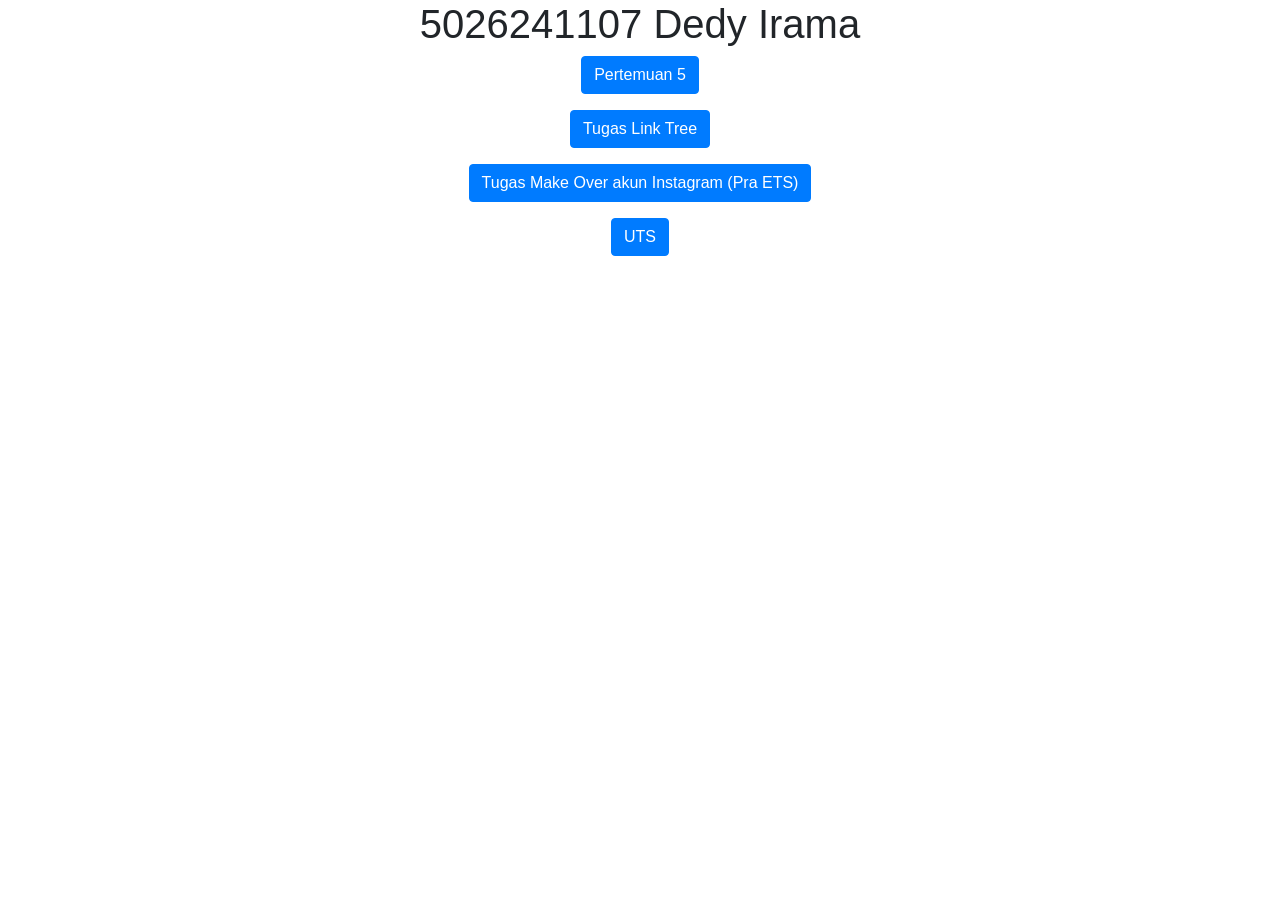
<file: index.html>
<!doctype html>
<html lang="en">
  <head>
    <title>5026241107</title>
    <meta charset="utf-8" />
    <meta name="viewport" content="width=device-width, initial-scale=1" />
    <link
      rel="stylesheet"
      href="https://cdn.jsdelivr.net/npm/bootstrap@4.6.2/dist/css/bootstrap.min.css"
    />
    <script src="https://cdn.jsdelivr.net/npm/jquery@3.7.1/dist/jquery.slim.min.js"></script>
    <script src="https://cdn.jsdelivr.net/npm/popper.js@1.16.1/dist/umd/popper.min.js"></script>
    <script src="https://cdn.jsdelivr.net/npm/bootstrap@4.6.2/dist/js/bootstrap.bundle.min.js"></script>
  </head>
  <body>
    <div class="container">
      <center>
        <h1>5026241107 Dedy Irama</h1>
        <p>
          <a href="pertemuan5.html" target="_blank" class="btn btn-primary">Pertemuan 5</a>
        </p>
        <p>
          <a href="linktree.html" target="_blank" class="btn btn-primary">Tugas Link Tree</a>
        </p>
        <p>
          <a href="tugas_ets.html" target="_blank" class="btn btn-primary">Tugas Make Over akun Instagram (Pra ETS)</a>
        </p>
        <p>
          <a href="5026241107.html" target="_blank" class="btn btn-primary">UTS</a>
        </p>
      </center>
    </div>
  </body>
</html>
</file>
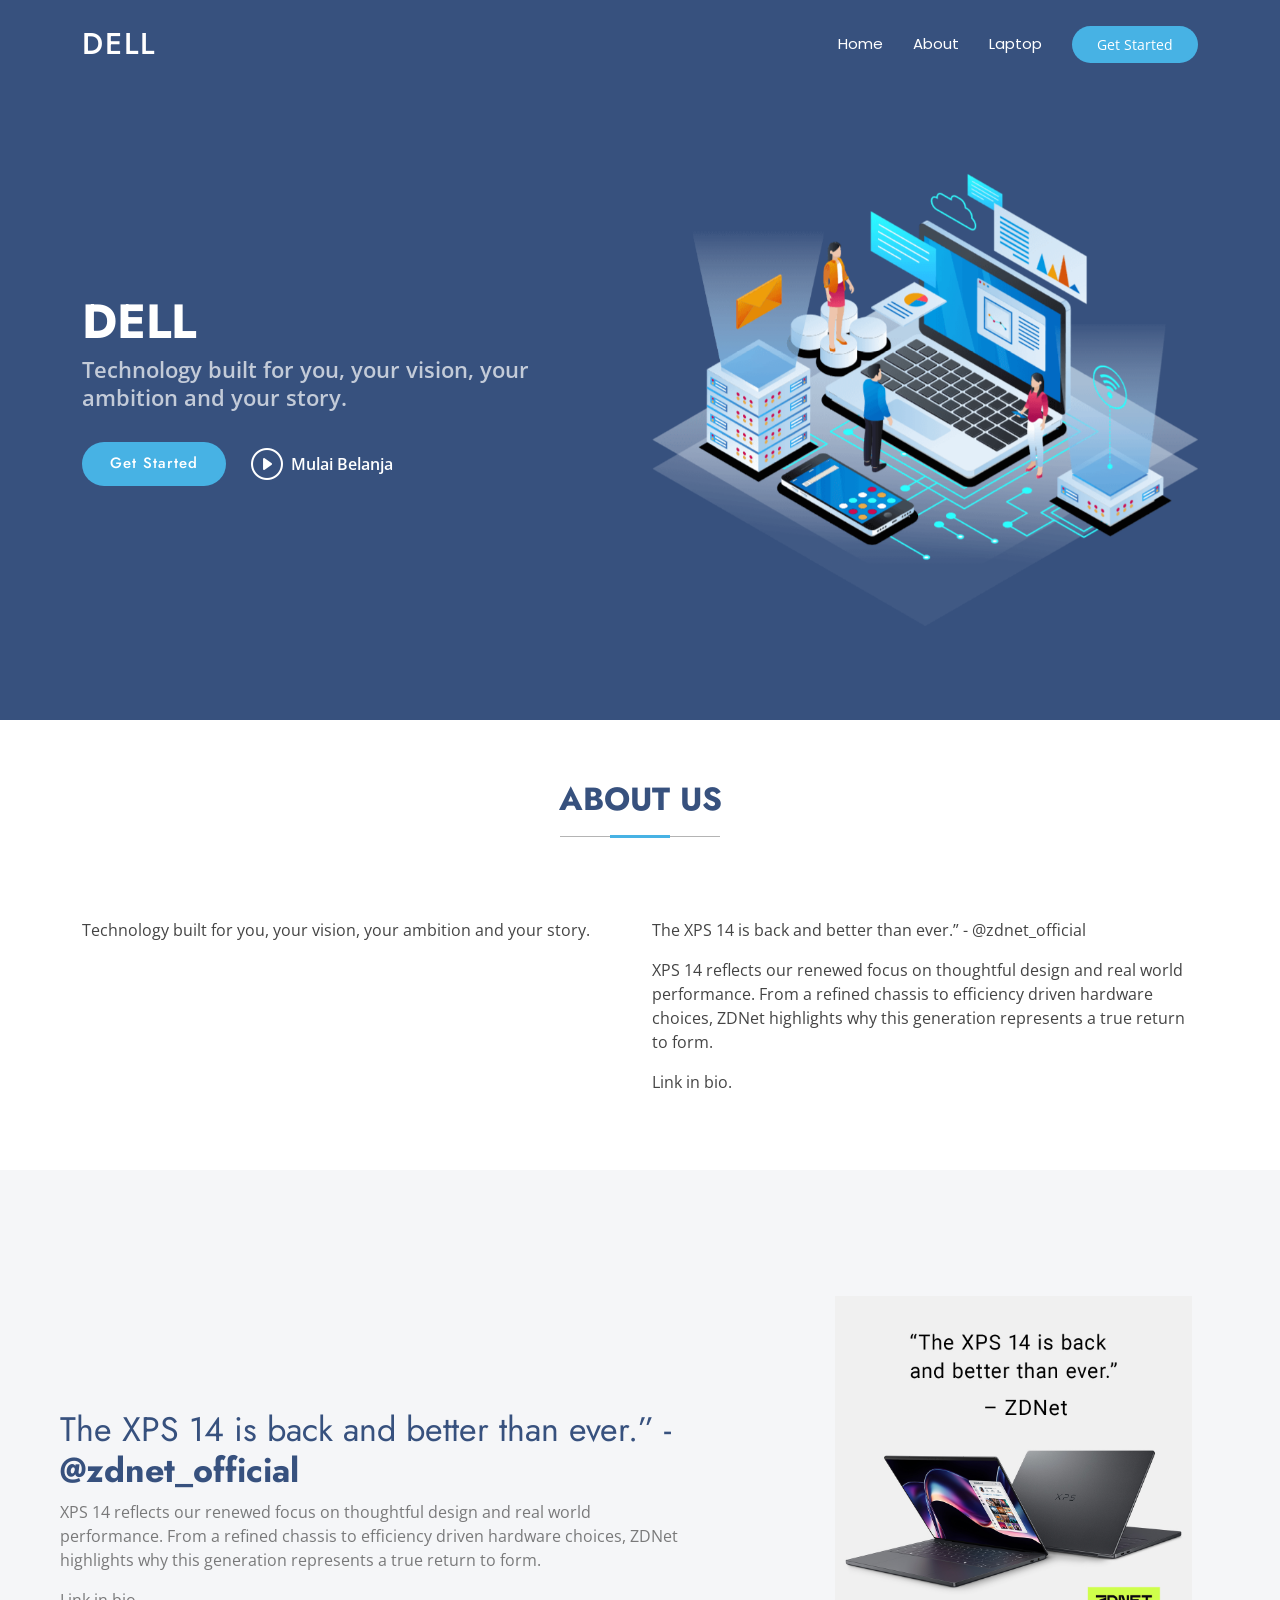
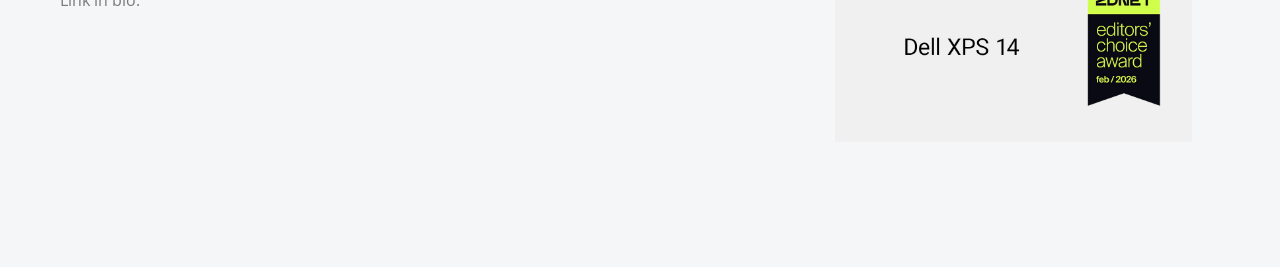
<file: pertemuan5.html>
<!doctype html>
<html lang="en">
  <head>
    <meta charset="utf-8" />
    <meta content="width=device-width, initial-scale=1.0" name="viewport" />
    <title>DELL</title>
    <meta name="description" content="" />
    <meta name="keywords" content="" />

    <!-- Favicons -->
    <link href="assets/img/favicon.png" rel="icon" />
    <link href="assets/img/apple-touch-icon.png" rel="apple-touch-icon" />

    <!-- Fonts -->
    <link href="https://fonts.googleapis.com" rel="preconnect" />
    <link href="https://fonts.gstatic.com" rel="preconnect" crossorigin />
    <link
      href="https://fonts.googleapis.com/css2?family=Open+Sans:ital,wght@0,300;0,400;0,500;0,600;0,700;0,800;1,300;1,400;1,500;1,600;1,700;1,800&family=Poppins:ital,wght@0,100;0,200;0,300;0,400;0,500;0,600;0,700;0,800;0,900;1,100;1,200;1,300;1,400;1,500;1,600;1,700;1,800;1,900&family=Jost:ital,wght@0,100;0,200;0,300;0,400;0,500;0,600;0,700;0,800;0,900;1,100;1,200;1,300;1,400;1,500;1,600;1,700;1,800;1,900&display=swap"
      rel="stylesheet"
    />

    <!-- Vendor CSS Files -->
    <link
      href="assets/vendor/bootstrap/css/bootstrap.min.css"
      rel="stylesheet"
    />
    <link
      href="assets/vendor/bootstrap-icons/bootstrap-icons.css"
      rel="stylesheet"
    />
    <link href="assets/vendor/aos/aos.css" rel="stylesheet" />
    <link
      href="assets/vendor/glightbox/css/glightbox.min.css"
      rel="stylesheet"
    />
    <link href="assets/vendor/swiper/swiper-bundle.min.css" rel="stylesheet" />

    <!-- Main CSS File -->
    <link href="assets/css/main.css" rel="stylesheet" />

    <!-- =======================================================
  * Template Name: Arsha
  * Template URL: https://bootstrapmade.com/arsha-free-bootstrap-html-template-corporate/
  * Updated: Feb 22 2025 with Bootstrap v5.3.3
  * Author: BootstrapMade.com
  * License: https://bootstrapmade.com/license/
  ======================================================== -->
  </head>

  <body class="index-page">
    <header id="header" class="header d-flex align-items-center fixed-top">
      <div
        class="container-fluid container-xl position-relative d-flex align-items-center"
      >
        <a href="index.html" class="logo d-flex align-items-center me-auto">
          <!-- Uncomment the line below if you also wish to use an image logo -->
          <!-- <img src="assets/img/logo.webp" alt=""> -->
          <h1 class="sitename">DELL</h1>
        </a>

        <nav id="navmenu" class="navmenu">
          <ul>
            <li><a href="#header" class="active">Home</a></li>
            <li><a href="#about">About</a></li>
            <li><a href="#laptop">Laptop</a></li>
          </ul>
          <i class="mobile-nav-toggle d-xl-none bi bi-list"></i>
        </nav>

        <a class="btn-getstarted" href="#about">Get Started</a>
      </div>
    </header>

    <main class="main">
      <!-- Header Section -->
      <section id="header" class="hero section dark-background">
        <div class="container">
          <div class="row gy-4">
            <div
              class="col-lg-6 order-2 order-lg-1 d-flex flex-column justify-content-center"
              data-aos="zoom-out"
            >
              <h1>DELL</h1>
              <p>
                Technology built for you, your vision, your ambition and your
                story.
              </p>
              <div class="d-flex">
                <a href="#about" class="btn-get-started">Get Started</a>
                <a
                  href="visitstore.bio/dell?tab=ig"
                  class="glightbox btn-watch-video d-flex align-items-center"
                  ><i class="bi bi-play-circle"></i
                  ><span>Mulai Belanja</span></a
                >
              </div>
            </div>
            <div
              class="col-lg-6 order-1 order-lg-2 hero-img"
              data-aos="zoom-out"
              data-aos-delay="200"
            >
              <img
                src="assets/img/hero-img.png"
                class="img-fluid animated"
                alt=""
              />
            </div>
          </div>
        </div>
      </section>
      <!-- /Header Section -->

      <!-- About Section -->
      <section id="about" class="about section">
        <!-- Section Title -->
        <div class="container section-title" data-aos="fade-up">
          <h2>About Us</h2>
        </div>
        <!-- End Section Title -->

        <div class="container">
          <div class="row gy-4">
            <div
              class="col-lg-6 content"
              data-aos="fade-up"
              data-aos-delay="100"
            >
              <p>
                Technology built for you, your vision, your ambition and your
                story.
              </p>
            </div>

            <div class="col-lg-6" data-aos="fade-up" data-aos-delay="200">
              <p>The XPS 14 is back and better than ever.” - @zdnet_official</p>
              <p>
                XPS 14 reflects our renewed focus on thoughtful design and real
                world performance. From a refined chassis to efficiency driven
                hardware choices, ZDNet highlights why this generation
                represents a true return to form.
              </p>
              <p>Link in bio.</p>
            </div>
          </div>
        </div>
      </section>
      <!-- /About Section -->

      <!-- Laptop Section -->
      <section
        id="laptop"
        class="section why-us light-background"
        data-builder="section"
      >
        <div class="container-fluid">
          <div class="row gy-4">
            <div
              class="col-lg-7 d-flex flex-column justify-content-center order-2 order-lg-1"
            >
              <div
                class="content px-xl-5"
                data-aos="fade-up"
                data-aos-delay="100"
              >
                <h3>
                  <span>The XPS 14 is back and better than ever.” - </span
                  ><strong>@zdnet_official</strong>
                </h3>
                <p>
                  XPS 14 reflects our renewed focus on thoughtful design and
                  real world performance. From a refined chassis to efficiency
                  driven hardware choices, ZDNet highlights why this generation
                  represents a true return to form.
                </p>
                <p>Link in bio.</p>
              </div>
            </div>

            <div class="col-lg-5 order-1 order-lg-2 why-us-img">
              <img
                src="assets/img/delllaptop.jpg"
                class="img-fluid"
                alt=""
                data-aos="zoom-in"
                data-aos-delay="100"
              />
            </div>
          </div>
        </div>
      </section>
      <!-- /Laptop Section -->
    </main>

    <!-- Scroll Top -->
    <a
      href="#"
      id="scroll-top"
      class="scroll-top d-flex align-items-center justify-content-center"
      ><i class="bi bi-arrow-up-short"></i
    ></a>

    <!-- Preloader -->
    <div id="preloader"></div>

    <!-- Vendor JS Files -->
    <script src="assets/vendor/bootstrap/js/bootstrap.bundle.min.js"></script>
    <script src="assets/vendor/php-email-form/validate.js"></script>
    <script src="assets/vendor/aos/aos.js"></script>
    <script src="assets/vendor/glightbox/js/glightbox.min.js"></script>
    <script src="assets/vendor/swiper/swiper-bundle.min.js"></script>
    <script src="assets/vendor/waypoints/noframework.waypoints.js"></script>
    <script src="assets/vendor/imagesloaded/imagesloaded.pkgd.min.js"></script>
    <script src="assets/vendor/isotope-layout/isotope.pkgd.min.js"></script>

    <!-- Main JS File -->
    <script src="assets/js/main.js"></script>
  </body>
</html>
</file>
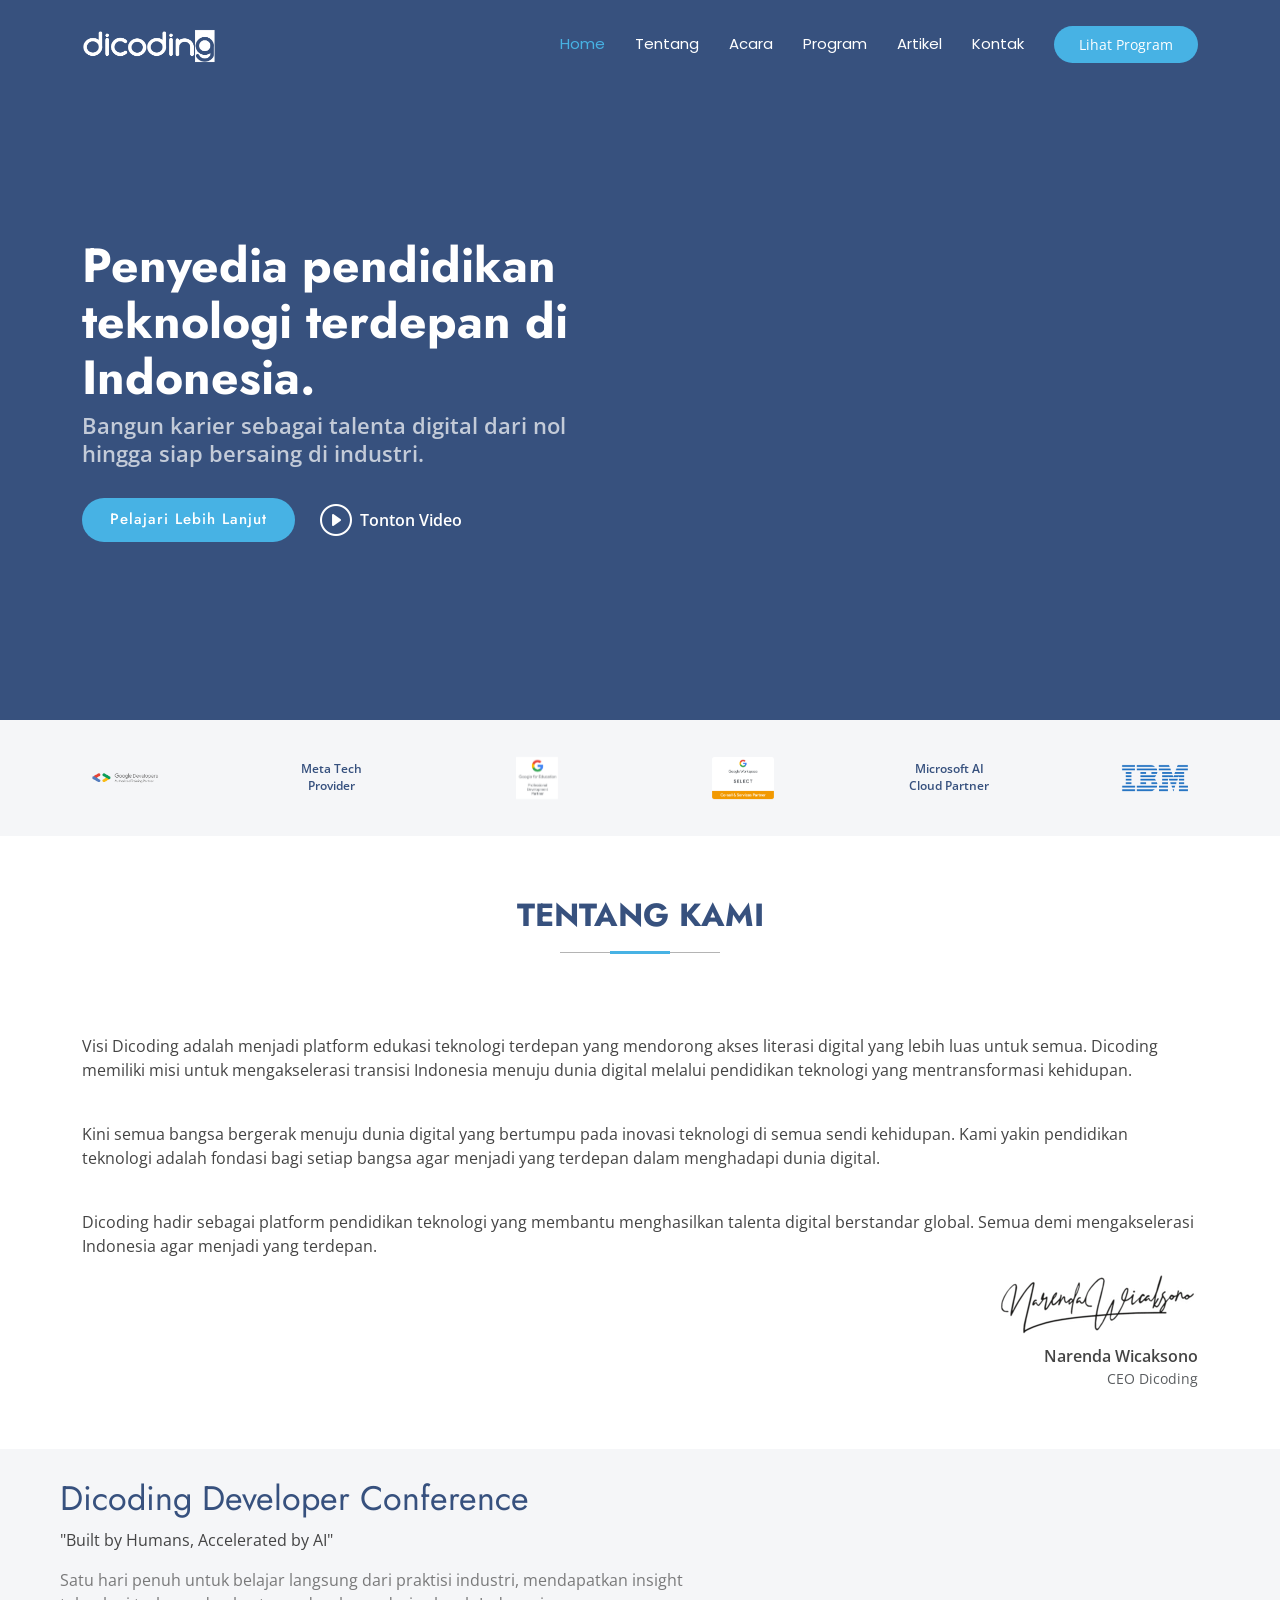
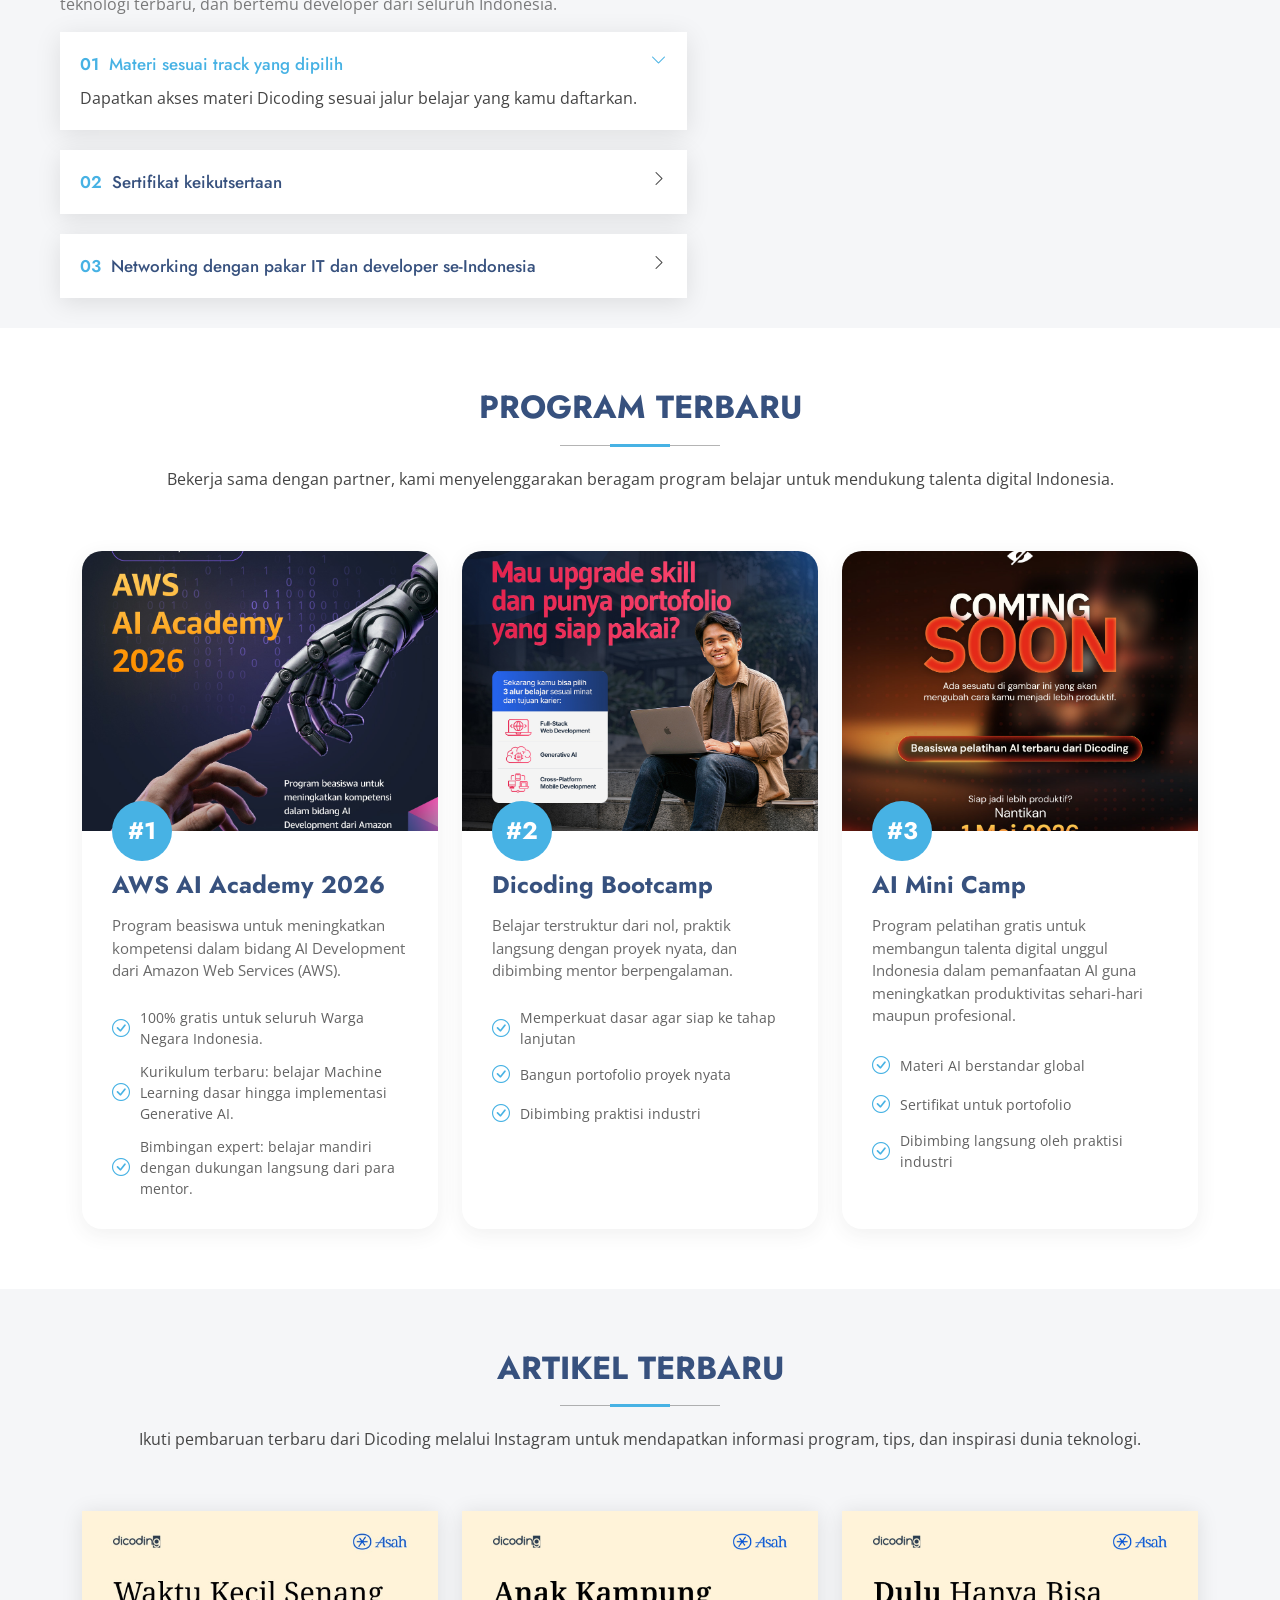
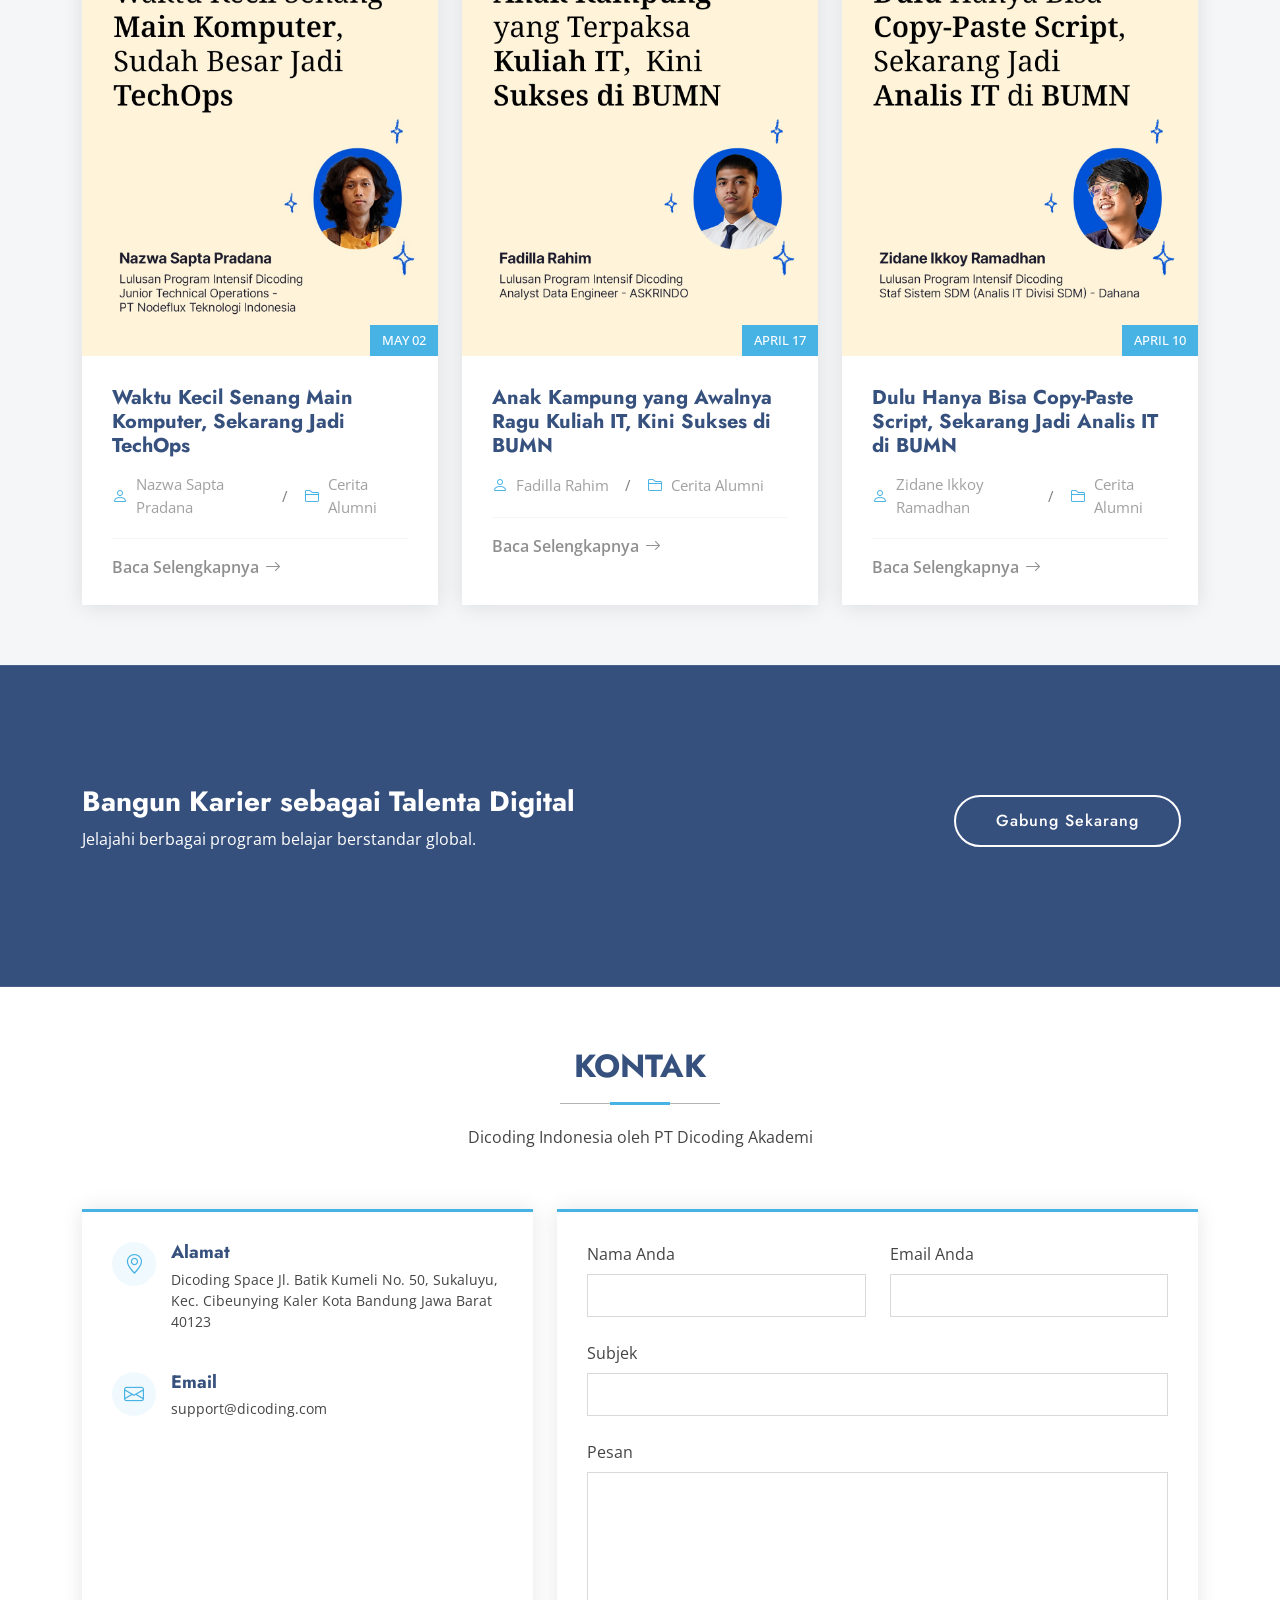
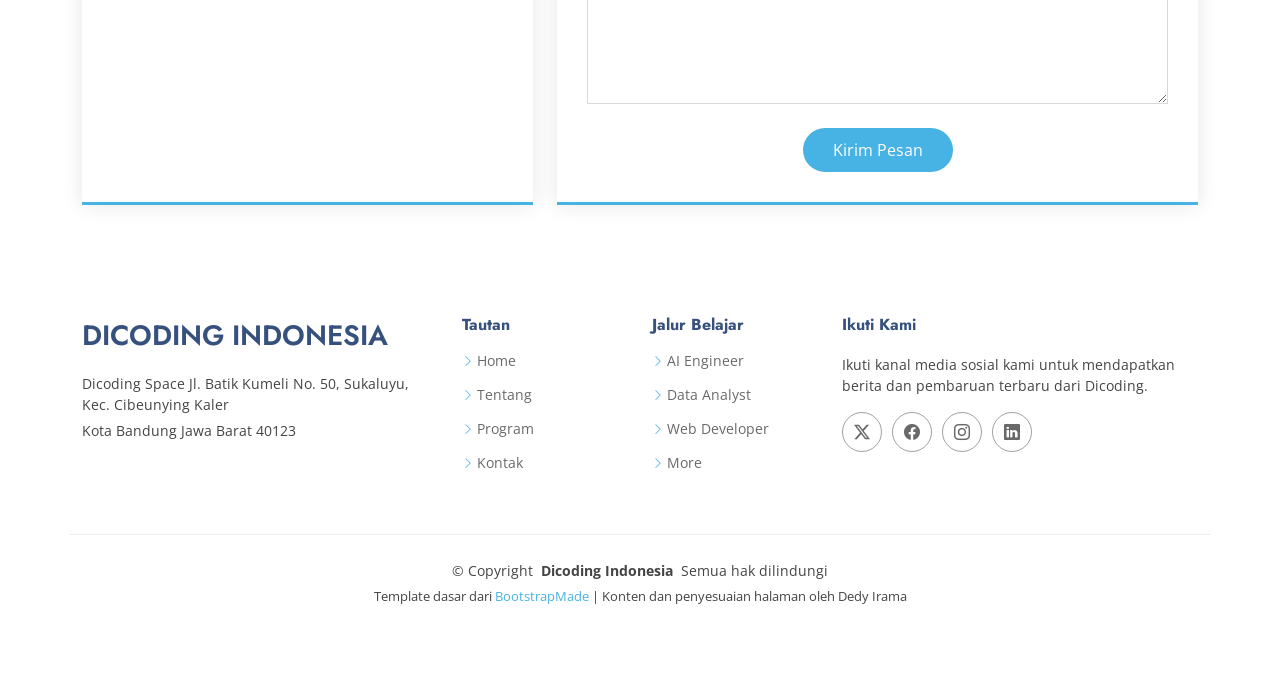
<file: tugas_ets.html>
<!doctype html>
<html lang="id">
  <head>
    <meta charset="utf-8" />
    <meta content="width=device-width, initial-scale=1.0" name="viewport" />
    <title>Dicoding Indonesia | UTS Web</title>
    <meta
      name="description"
      content="Halaman profil Dicoding Indonesia yang menampilkan visi, program terbaru, artikel, dan informasi kontak."
    />
    <meta
      name="keywords"
      content="Dicoding, pendidikan teknologi, program belajar, developer, Indonesia"
    />

    <!-- Favicons -->
    <link href="assets/img/favicon.png" rel="icon" />
    <link href="assets/img/apple-touch-icon.png" rel="apple-touch-icon" />

    <!-- Fonts -->
    <link href="https://fonts.googleapis.com" rel="preconnect" />
    <link href="https://fonts.gstatic.com" rel="preconnect" crossorigin />
    <link
      href="https://fonts.googleapis.com/css2?family=Open+Sans:ital,wght@0,300;0,400;0,500;0,600;0,700;0,800;1,300;1,400;1,500;1,600;1,700;1,800&family=Poppins:ital,wght@0,100;0,200;0,300;0,400;0,500;0,600;0,700;0,800;0,900;1,100;1,200;1,300;1,400;1,500;1,600;1,700;1,800;1,900&family=Jost:ital,wght@0,100;0,200;0,300;0,400;0,500;0,600;0,700;0,800;0,900;1,100;1,200;1,300;1,400;1,500;1,600;1,700;1,800;1,900&display=swap"
      rel="stylesheet"
    />

    <!-- Vendor CSS Files -->
    <link
      href="assets/vendor/bootstrap/css/bootstrap.min.css"
      rel="stylesheet"
    />
    <link
      href="assets/vendor/bootstrap-icons/bootstrap-icons.css"
      rel="stylesheet"
    />
    <link href="assets/vendor/aos/aos.css" rel="stylesheet" />
    <link
      href="assets/vendor/glightbox/css/glightbox.min.css"
      rel="stylesheet"
    />
    <link href="assets/vendor/swiper/swiper-bundle.min.css" rel="stylesheet" />

    <!-- Main CSS File -->
    <link href="assets/css/main.css" rel="stylesheet" />

    <!-- =======================================================
  * Template Name: Dicoding Landing Page
  * Updated for tugas ETS
  * Base template by BootstrapMade
  ======================================================== -->
  </head>

  <body class="index-page">
    <header id="header" class="header d-flex align-items-center fixed-top">
      <div
        class="container-fluid container-xl position-relative d-flex align-items-center"
      >
        <a href="#hero" class="logo d-flex align-items-center me-auto">
          <!-- Uncomment the line below if you also wish to use an image logo -->
          <!-- <img src="assets/img/logo.webp" alt=""> -->
          <h1 class="sitename">
            <img src="assets/img/dicoding-logo.png" alt="Logo Dicoding" />
          </h1>
        </a>

        <nav id="navmenu" class="navmenu">
          <ul>
            <li><a href="#hero" class="active">Home</a></li>
            <li><a href="#about">Tentang</a></li>
            <li><a href="#event">Acara</a></li>
            <li><a href="#programs">Program</a></li>
            <li><a href="#articles">Artikel</a></li>
            <li><a href="#contact">Kontak</a></li>
          </ul>
          <i class="mobile-nav-toggle d-xl-none bi bi-list"></i>
        </nav>

        <a class="btn-getstarted" href="#programs">Lihat Program</a>
      </div>
    </header>

    <main class="main">
      <!-- Hero Section -->
      <section id="hero" class="hero section dark-background">
        <div class="container">
          <div class="row gy-4">
            <div
              class="col-lg-6 order-2 order-lg-1 d-flex flex-column justify-content-center"
              data-aos="zoom-out"
            >
              <h1>Penyedia pendidikan teknologi terdepan di Indonesia.</h1>
              <p>
                Bangun karier sebagai talenta digital dari nol hingga siap
                bersaing di industri.
              </p>
              <div class="d-flex">
                <a href="#about" class="btn-get-started"
                  >Pelajari Lebih Lanjut</a
                >
                <a
                  href="https://youtu.be/Fhu8EeeVEcE"
                  class="glightbox btn-watch-video d-flex align-items-center"
                  ><i class="bi bi-play-circle"></i><span>Tonton Video</span></a
                >
              </div>
            </div>
            <div
              class="col-lg-6 order-1 order-lg-2 hero-img"
              data-aos="zoom-out"
              data-aos-delay="200"
            >
              <video
                class="img-fluid rounded-4"
                autoplay
                muted
                loop
                playsinline
              >
                <source src="assets/video/globe.mp4" type="video/mp4" />
                Peramban tidak mendukung elemen video.
              </video>
            </div>
          </div>
        </div>
      </section>
      <!-- /Hero Section -->

      <!-- Partners Section -->
      <section id="partners" class="clients section light-background">
        <div class="container" data-aos="zoom-in">
          <div class="swiper init-swiper">
            <script type="application/json" class="swiper-config">
              {
                "loop": true,
                "speed": 600,
                "autoplay": {
                  "delay": 5000
                },
                "slidesPerView": "auto",
                "pagination": {
                  "el": ".swiper-pagination",
                  "type": "bullets",
                  "clickable": true
                },
                "breakpoints": {
                  "320": {
                    "slidesPerView": 2,
                    "spaceBetween": 40
                  },
                  "480": {
                    "slidesPerView": 3,
                    "spaceBetween": 60
                  },
                  "640": {
                    "slidesPerView": 4,
                    "spaceBetween": 80
                  },
                  "992": {
                    "slidesPerView": 5,
                    "spaceBetween": 120
                  },
                  "1200": {
                    "slidesPerView": 6,
                    "spaceBetween": 120
                  }
                }
              }
            </script>
            <div class="swiper-wrapper align-items-center">
              <div class="swiper-slide">
                <img
                  src="assets/img/partners/google-gtp.png"
                  class="img-fluid"
                  alt="Google GTP"
                  loading="lazy"
                />
              </div>
              <div
                class="swiper-slide d-flex align-items-center justify-content-center"
              >
                <p class="mb-0 text-center fw-semibold">
                  Meta Tech<br />Provider
                </p>
              </div>
              <div class="swiper-slide">
                <img
                  src="assets/img/partners/google-for-education.png"
                  class="img-fluid"
                  alt="Google for Education"
                  loading="lazy"
                />
              </div>
              <div class="swiper-slide">
                <img
                  src="assets/img/partners/google-workspace-select.png"
                  class="img-fluid"
                  alt="Google Workspace Select"
                  loading="lazy"
                />
              </div>
              <div
                class="swiper-slide d-flex align-items-center justify-content-center"
              >
                <p class="mb-0 text-center fw-semibold">
                  Microsoft AI<br />Cloud Partner
                </p>
              </div>
              <div class="swiper-slide">
                <img
                  src="assets/img/partners/ibm.png"
                  class="img-fluid"
                  alt="IBM"
                  loading="lazy"
                />
              </div>
              <div
                class="swiper-slide d-flex align-items-center justify-content-center"
              >
                <p class="mb-0 text-center fw-semibold">
                  AWS Authorized<br />Training Partner
                </p>
              </div>
              <div class="swiper-slide">
                <img
                  src="assets/img/partners/google-cloud-select.png"
                  class="img-fluid"
                  alt="Google Cloud Select"
                  loading="lazy"
                />
              </div>
            </div>
          </div>
        </div>
      </section>
      <!-- /Partners Section -->

      <!-- About Section -->
      <section id="about" class="about section">
        <!-- Section Title -->
        <div class="container section-title" data-aos="fade-up">
          <h2>Tentang Kami</h2>
        </div>
        <!-- End Section Title -->

        <div class="container">
          <div class="row gy-4">
            <p>
              Visi Dicoding adalah menjadi platform edukasi teknologi terdepan
              yang mendorong akses literasi digital yang lebih luas untuk semua.
              Dicoding memiliki misi untuk mengakselerasi transisi Indonesia
              menuju dunia digital melalui pendidikan teknologi yang
              mentransformasi kehidupan.
            </p>
            <p>
              Kini semua bangsa bergerak menuju dunia digital yang bertumpu pada
              inovasi teknologi di semua sendi kehidupan. Kami yakin pendidikan
              teknologi adalah fondasi bagi setiap bangsa agar menjadi yang
              terdepan dalam menghadapi dunia digital.
            </p>
            <p>
              Dicoding hadir sebagai platform pendidikan teknologi yang membantu
              menghasilkan talenta digital berstandar global. Semua demi
              mengakselerasi Indonesia agar menjadi yang terdepan.
            </p>
          </div>
          <div class="row justify-content-end">
            <div class="col-12 col-md-6 col-lg-4">
              <img
                class="d-block ms-auto"
                src="assets/img/ceo-signature-wide.png"
                alt="ceo signature"
              />
              <div class="text-end mt-2">
                <div class="fw-semibold">Narenda Wicaksono</div>
                <div class="small text-muted">CEO Dicoding</div>
              </div>
            </div>
          </div>
        </div>
      </section>
      <!-- /About Section -->

      <!-- Event Section -->
      <section
        id="event"
        class="section why-us light-background"
        data-builder="section"
      >
        <div class="container-fluid">
          <div class="row gy-4">
            <div
              class="col-lg-7 d-flex flex-column justify-content-center order-2 order-lg-1"
            >
              <div
                class="content px-xl-5"
                data-aos="fade-up"
                data-aos-delay="100"
              >
                <h3>Dicoding Developer Conference</h3>
                <blockquote>"Built by Humans, Accelerated by AI"</blockquote>
                <p>
                  Satu hari penuh untuk belajar langsung dari praktisi industri,
                  mendapatkan insight teknologi terbaru, dan bertemu developer
                  dari seluruh Indonesia.
                </p>
              </div>

              <div
                class="faq-container px-xl-5"
                data-aos="fade-up"
                data-aos-delay="200"
              >
                <div class="faq-item faq-active">
                  <h3><span>01</span> Materi sesuai track yang dipilih</h3>
                  <div class="faq-content">
                    <p>
                      Dapatkan akses materi Dicoding sesuai jalur belajar yang
                      kamu daftarkan.
                    </p>
                  </div>
                  <i class="faq-toggle bi bi-chevron-right"></i>
                </div>
                <!-- End Faq item-->

                <div class="faq-item">
                  <h3><span>02</span> Sertifikat keikutsertaan</h3>
                  <div class="faq-content">
                    <p>
                      Dapatkan sertifikat sebagai bukti keikutsertaan Dicoding
                      Developer Conference.
                    </p>
                  </div>
                  <i class="faq-toggle bi bi-chevron-right"></i>
                </div>
                <!-- End Faq item-->

                <div class="faq-item">
                  <h3>
                    <span>03</span> Networking dengan pakar IT dan developer
                    se-Indonesia
                  </h3>
                  <div class="faq-content">
                    <p>
                      Berkenalan dan perluas jaringanmu dengan pakar IT dan
                      developer dari seluruh Indonesia.
                    </p>
                  </div>
                  <i class="faq-toggle bi bi-chevron-right"></i>
                </div>
                <!-- End Faq item-->
              </div>
            </div>

            <div class="col-lg-5 order-1 order-lg-2 why-us-img">
              <video
                class="img-fluid"
                src="assets/video/ddc.mp4"
                autoplay
                muted
                loop
                data-aos="zoom-in"
                data-aos-delay="100"
              ></video>
            </div>
          </div>
        </div>
      </section>
      <!-- /Event Section -->

      <!-- Programs Section -->
      <section id="programs" class="work-process section">
        <!-- Section Title -->
        <div class="container section-title" data-aos="fade-up">
          <h2>Program Terbaru</h2>
          <p>
            Bekerja sama dengan partner, kami menyelenggarakan beragam program
            belajar untuk mendukung talenta digital Indonesia.
          </p>
        </div>
        <!-- End Section Title -->

        <div class="container" data-aos="fade-up" data-aos-delay="100">
          <div class="row gy-5">
            <div class="col-lg-4" data-aos="fade-up" data-aos-delay="200">
              <div class="steps-item">
                <div class="steps-image">
                  <img
                    src="assets/img/dicoding-aws.jpg"
                    alt="AWS AI Academy 2026"
                    class="img-fluid"
                    loading="lazy"
                  />
                </div>
                <div class="steps-content">
                  <div class="steps-number">#1</div>
                  <h3>AWS AI Academy 2026</h3>
                  <p>
                    Program beasiswa untuk meningkatkan kompetensi dalam bidang
                    AI Development dari Amazon Web Services (AWS).
                  </p>
                  <div class="steps-features">
                    <div class="feature-item">
                      <i class="bi bi-check-circle"></i>
                      <span
                        >100% gratis untuk seluruh Warga Negara Indonesia.</span
                      >
                    </div>
                    <div class="feature-item">
                      <i class="bi bi-check-circle"></i>
                      <span
                        >Kurikulum terbaru: belajar Machine Learning dasar
                        hingga implementasi Generative AI.</span
                      >
                    </div>
                    <div class="feature-item">
                      <i class="bi bi-check-circle"></i>
                      <span
                        >Bimbingan expert: belajar mandiri dengan dukungan
                        langsung dari para mentor.</span
                      >
                    </div>
                  </div>
                </div>
              </div>
              <!-- End Steps Item -->
            </div>

            <div class="col-lg-4" data-aos="fade-up" data-aos-delay="300">
              <div class="steps-item">
                <div class="steps-image">
                  <img
                    src="assets/img/dicoding-bootcamp.jpg"
                    alt="Dicoding Bootcamp"
                    class="img-fluid"
                    loading="lazy"
                  />
                </div>
                <div class="steps-content">
                  <div class="steps-number">#2</div>
                  <h3>Dicoding Bootcamp</h3>
                  <p>
                    Belajar terstruktur dari nol, praktik langsung dengan proyek
                    nyata, dan dibimbing mentor berpengalaman.
                  </p>
                  <div class="steps-features">
                    <div class="feature-item">
                      <i class="bi bi-check-circle"></i>
                      <span>Memperkuat dasar agar siap ke tahap lanjutan</span>
                    </div>
                    <div class="feature-item">
                      <i class="bi bi-check-circle"></i>
                      <span>Bangun portofolio proyek nyata</span>
                    </div>
                    <div class="feature-item">
                      <i class="bi bi-check-circle"></i>
                      <span>Dibimbing praktisi industri</span>
                    </div>
                  </div>
                </div>
              </div>
              <!-- End Steps Item -->
            </div>

            <div class="col-lg-4" data-aos="fade-up" data-aos-delay="400">
              <div class="steps-item">
                <div class="steps-image">
                  <img
                    src="assets/img/dicoding_minicamp.jpg"
                    alt="AI Mini Camp"
                    class="img-fluid"
                    loading="lazy"
                  />
                </div>
                <div class="steps-content">
                  <div class="steps-number">#3</div>
                  <h3>AI Mini Camp</h3>
                  <p>
                    Program pelatihan gratis untuk membangun talenta digital
                    unggul Indonesia dalam pemanfaatan AI guna meningkatkan
                    produktivitas sehari-hari maupun profesional.
                  </p>
                  <div class="steps-features">
                    <div class="feature-item">
                      <i class="bi bi-check-circle"></i>
                      <span>Materi AI berstandar global</span>
                    </div>
                    <div class="feature-item">
                      <i class="bi bi-check-circle"></i>
                      <span>Sertifikat untuk portofolio</span>
                    </div>
                    <div class="feature-item">
                      <i class="bi bi-check-circle"></i>
                      <span>Dibimbing langsung oleh praktisi industri</span>
                    </div>
                  </div>
                </div>
              </div>
              <!-- End Steps Item -->
            </div>
          </div>
        </div>
      </section>
      <!-- /Programs Section -->

      <!-- Recent Posts Section -->
      <section
        id="articles"
        class="recent-blog-postst section light-background"
      >
        <!-- Section Title -->
        <div class="container section-title" data-aos="fade-up">
          <h2>Artikel Terbaru</h2>
          <p>
            Ikuti pembaruan terbaru dari Dicoding melalui Instagram untuk
            mendapatkan informasi program, tips, dan inspirasi dunia teknologi.
          </p>
        </div>
        <!-- End Section Title -->

        <div class="container">
          <div class="row gy-5">
            <div class="col-xl-4 col-md-6">
              <div
                class="post-item position-relative h-100"
                data-aos="fade-up"
                data-aos-delay="100"
              >
                <div class="post-img position-relative overflow-hidden">
                  <img
                    src="assets/img/dicoding_asah-1.jpg"
                    class="img-fluid"
                    alt="Cerita karier TechOps"
                  />
                  <span class="post-date">May 02</span>
                </div>

                <div class="post-content d-flex flex-column">
                  <h3 class="post-title">
                    Waktu Kecil Senang Main Komputer, Sekarang Jadi TechOps
                  </h3>

                  <div class="meta d-flex align-items-center">
                    <div class="d-flex align-items-center">
                      <i class="bi bi-person"></i>
                      <span class="ps-2">Nazwa Sapta Pradana</span>
                    </div>
                    <span class="px-3 text-black-50">/</span>
                    <div class="d-flex align-items-center">
                      <i class="bi bi-folder2"></i>
                      <span class="ps-2">Cerita Alumni</span>
                    </div>
                  </div>

                  <hr />

                  <a
                    href="https://www.instagram.com/p/DXyOl81EdPK/?img_index=1"
                    class="readmore stretched-link"
                    ><span>Baca Selengkapnya</span
                    ><i class="bi bi-arrow-right"></i
                  ></a>
                </div>
              </div>
            </div>
            <!-- End post item -->

            <div class="col-xl-4 col-md-6">
              <div
                class="post-item position-relative h-100"
                data-aos="fade-up"
                data-aos-delay="200"
              >
                <div class="post-img position-relative overflow-hidden">
                  <img
                    src="assets/img/dicoding_asah-2.jpg"
                    class="img-fluid"
                    alt="Cerita karier di BUMN"
                  />
                  <span class="post-date">April 17</span>
                </div>

                <div class="post-content d-flex flex-column">
                  <h3 class="post-title">
                    Anak Kampung yang Awalnya Ragu Kuliah IT, Kini Sukses di
                    BUMN
                  </h3>

                  <div class="meta d-flex align-items-center">
                    <div class="d-flex align-items-center">
                      <i class="bi bi-person"></i>
                      <span class="ps-2">Fadilla Rahim</span>
                    </div>
                    <span class="px-3 text-black-50">/</span>
                    <div class="d-flex align-items-center">
                      <i class="bi bi-folder2"></i>
                      <span class="ps-2">Cerita Alumni</span>
                    </div>
                  </div>

                  <hr />

                  <a
                    href="https://www.instagram.com/p/DXNgb4ZF3N4/?img_index=1"
                    class="readmore stretched-link"
                    ><span>Baca Selengkapnya</span
                    ><i class="bi bi-arrow-right"></i
                  ></a>
                </div>
              </div>
            </div>
            <!-- End post item -->

            <div
              class="col-xl-4 col-md-6"
              data-aos="fade-up"
              data-aos-delay="300"
            >
              <div class="post-item position-relative h-100">
                <div class="post-img position-relative overflow-hidden">
                  <img
                    src="assets/img/dicoding_asah-3.jpg"
                    class="img-fluid"
                    alt="Cerita analis IT di BUMN"
                  />
                  <span class="post-date">April 10</span>
                </div>

                <div class="post-content d-flex flex-column">
                  <h3 class="post-title">
                    Dulu Hanya Bisa Copy-Paste Script, Sekarang Jadi Analis IT
                    di BUMN
                  </h3>

                  <div class="meta d-flex align-items-center">
                    <div class="d-flex align-items-center">
                      <i class="bi bi-person"></i>
                      <span class="ps-2">Zidane Ikkoy Ramadhan</span>
                    </div>
                    <span class="px-3 text-black-50">/</span>
                    <div class="d-flex align-items-center">
                      <i class="bi bi-folder2"></i>
                      <span class="ps-2">Cerita Alumni</span>
                    </div>
                  </div>

                  <hr />

                  <a
                    href="https://www.instagram.com/p/DW7e4KyjbyH/?img_index=1"
                    class="readmore stretched-link"
                    ><span>Baca Selengkapnya</span
                    ><i class="bi bi-arrow-right"></i
                  ></a>
                </div>
              </div>
            </div>
            <!-- End post item -->
          </div>
        </div>
      </section>
      <!-- /Recent Posts Section -->

      <!-- Call To Action Section -->
      <section
        id="call-to-action"
        class="call-to-action section dark-background"
      >
        <img src="assets/img/bg/bg-8.webp" alt="" />

        <div class="container">
          <div class="row" data-aos="zoom-in" data-aos-delay="100">
            <div class="col-xl-9 text-center text-xl-start">
              <h3>Bangun Karier sebagai Talenta Digital</h3>
              <p>Jelajahi berbagai program belajar berstandar global.</p>
            </div>
            <div class="col-xl-3 cta-btn-container text-center">
              <a
                class="cta-btn align-middle"
                href="https://www.dicoding.com/registration"
                >Gabung Sekarang</a
              >
            </div>
          </div>
        </div>
      </section>
      <!-- /Call To Action Section -->

      <!-- Contact Section -->
      <section id="contact" class="contact section">
        <!-- Section Title -->
        <div class="container section-title" data-aos="fade-up">
          <h2>Kontak</h2>
          <p>Dicoding Indonesia oleh PT Dicoding Akademi</p>
        </div>
        <!-- End Section Title -->

        <div class="container" data-aos="fade-up" data-aos-delay="100">
          <div class="row gy-4">
            <div class="col-lg-5">
              <div class="info-wrap">
                <div
                  class="info-item d-flex"
                  data-aos="fade-up"
                  data-aos-delay="200"
                >
                  <i class="bi bi-geo-alt flex-shrink-0"></i>
                  <div>
                    <h3>Alamat</h3>
                    <p>
                      Dicoding Space Jl. Batik Kumeli No. 50, Sukaluyu, Kec.
                      Cibeunying Kaler Kota Bandung Jawa Barat 40123
                    </p>
                  </div>
                </div>
                <!-- End Info Item -->

                <div
                  class="info-item d-flex"
                  data-aos="fade-up"
                  data-aos-delay="400"
                >
                  <i class="bi bi-envelope flex-shrink-0"></i>
                  <div>
                    <h3>Email</h3>
                    <p>support@dicoding.com</p>
                  </div>
                </div>
                <!-- End Info Item -->

                <iframe
                  src="https://www.google.com/maps/embed?pb=!1m18!1m12!1m3!1d3960.956997019444!2d107.63128067401718!3d-6.895747267479203!2m3!1f0!2f0!3f0!3m2!1i1024!2i768!4f13.1!3m3!1m2!1s0x2e68e7a55a715555%3A0xb8bb411d2516aad6!2sDicoding%20Academy!5e0!3m2!1sid!2sid!4v1777857549635!5m2!1sid!2sid"
                  frameborder="0"
                  style="border: 0; width: 100%; height: 270px"
                  allowfullscreen=""
                  loading="lazy"
                  referrerpolicy="no-referrer-when-downgrade"
                ></iframe>
              </div>
            </div>

            <div class="col-lg-7">
              <form
                action="forms/contact.php"
                method="post"
                class="php-email-form"
                data-aos="fade-up"
                data-aos-delay="200"
              >
                <div class="row gy-4">
                  <div class="col-md-6">
                    <label for="name-field" class="pb-2">Nama Anda</label>
                    <input
                      type="text"
                      name="name"
                      id="name-field"
                      class="form-control"
                      required=""
                    />
                  </div>

                  <div class="col-md-6">
                    <label for="email-field" class="pb-2">Email Anda</label>
                    <input
                      type="email"
                      class="form-control"
                      name="email"
                      id="email-field"
                      required=""
                    />
                  </div>

                  <div class="col-md-12">
                    <label for="subject-field" class="pb-2">Subjek</label>
                    <input
                      type="text"
                      class="form-control"
                      name="subject"
                      id="subject-field"
                      required=""
                    />
                  </div>

                  <div class="col-md-12">
                    <label for="message-field" class="pb-2">Pesan</label>
                    <textarea
                      class="form-control"
                      name="message"
                      rows="10"
                      id="message-field"
                      required=""
                    ></textarea>
                  </div>

                  <div class="col-md-12 text-center">
                    <div class="loading">Loading</div>
                    <div class="error-message"></div>
                    <div class="sent-message">
                      Pesan Anda telah terkirim. Terima kasih!
                    </div>

                    <button type="submit">Kirim Pesan</button>
                  </div>
                </div>
              </form>
            </div>
            <!-- End Contact Form -->
          </div>
        </div>
      </section>
      <!-- /Contact Section -->
    </main>

    <footer id="footer" class="footer">
      <div class="container footer-top">
        <div class="row gy-4">
          <div class="col-lg-4 col-md-6 footer-about">
            <a href="#hero" class="d-flex align-items-center">
              <span class="sitename">Dicoding Indonesia</span>
            </a>
            <div class="footer-contact pt-3">
              <p>
                Dicoding Space Jl. Batik Kumeli No. 50, Sukaluyu, Kec.
                Cibeunying Kaler
              </p>
              <p>Kota Bandung Jawa Barat 40123</p>
            </div>
          </div>

          <div class="col-lg-2 col-md-3 footer-links">
            <h4>Tautan</h4>
            <ul>
              <li>
                <i class="bi bi-chevron-right"></i> <a href="#hero">Home</a>
              </li>
              <li>
                <i class="bi bi-chevron-right"></i> <a href="#about">Tentang</a>
              </li>
              <li>
                <i class="bi bi-chevron-right"></i>
                <a href="#programs">Program</a>
              </li>
              <li>
                <i class="bi bi-chevron-right"></i>
                <a href="#contact">Kontak</a>
              </li>
            </ul>
          </div>

          <div class="col-lg-2 col-md-3 footer-links">
            <h4>Jalur Belajar</h4>
            <ul>
              <li>
                <i class="bi bi-chevron-right"></i> <a href="#">AI Engineer</a>
              </li>
              <li>
                <i class="bi bi-chevron-right"></i>
                <a href="#">Data Analyst</a>
              </li>
              <li>
                <i class="bi bi-chevron-right"></i>
                <a href="#">Web Developer</a>
              </li>
              <li><i class="bi bi-chevron-right"></i> <a href="#">More</a></li>
            </ul>
          </div>

          <div class="col-lg-4 col-md-12">
            <h4>Ikuti Kami</h4>
            <p>
              Ikuti kanal media sosial kami untuk mendapatkan berita dan
              pembaruan terbaru dari Dicoding.
            </p>
            <div class="social-links d-flex">
              <a href="https://twitter.com/dicoding"
                ><i class="bi bi-twitter-x"></i
              ></a>
              <a href="https://www.facebook.com/dicoding"
                ><i class="bi bi-facebook"></i
              ></a>
              <a href="https://www.instagram.com/dicoding"
                ><i class="bi bi-instagram"></i
              ></a>
              <a href="https://www.linkedin.com/company/dicoding"
                ><i class="bi bi-linkedin"></i
              ></a>
            </div>
          </div>
        </div>
      </div>

      <div class="container copyright text-center mt-4">
        <p>
          © <span>Copyright</span>
          <strong class="px-1 sitename">Dicoding Indonesia</strong>
          <span>Semua hak dilindungi</span>
        </p>
        <div class="credits">
          Template dasar dari
          <a href="https://bootstrapmade.com/">BootstrapMade</a>
          | Konten dan penyesuaian halaman oleh Dedy Irama
        </div>
      </div>
    </footer>

    <!-- Scroll Top -->
    <a
      href="#"
      id="scroll-top"
      class="scroll-top d-flex align-items-center justify-content-center"
      ><i class="bi bi-arrow-up-short"></i
    ></a>

    <!-- Preloader -->
    <div id="preloader"></div>

    <!-- Vendor JS Files -->
    <script src="assets/vendor/bootstrap/js/bootstrap.bundle.min.js"></script>
    <script src="assets/vendor/php-email-form/validate.js"></script>
    <script src="assets/vendor/aos/aos.js"></script>
    <script src="assets/vendor/glightbox/js/glightbox.min.js"></script>
    <script src="assets/vendor/swiper/swiper-bundle.min.js"></script>
    <script src="assets/vendor/waypoints/noframework.waypoints.js"></script>
    <script src="assets/vendor/imagesloaded/imagesloaded.pkgd.min.js"></script>
    <script src="assets/vendor/isotope-layout/isotope.pkgd.min.js"></script>

    <!-- Main JS File -->
    <script src="assets/js/main.js"></script>
  </body>
</html>
</file>
<file: assets/css/main.css>
/**
* Template Name: Arsha
* Template URL: https://bootstrapmade.com/arsha-free-bootstrap-html-template-corporate/
* Updated: Feb 22 2025 with Bootstrap v5.3.3
* Author: BootstrapMade.com
* License: https://bootstrapmade.com/license/
*/

/*--------------------------------------------------------------
# Font & Color Variables
# Help: https://bootstrapmade.com/color-system/
--------------------------------------------------------------*/
/* Fonts */
:root {
  --default-font: "Open Sans",  system-ui, -apple-system, "Segoe UI", Roboto, "Helvetica Neue", Arial, "Noto Sans", "Liberation Sans", sans-serif, "Apple Color Emoji", "Segoe UI Emoji", "Segoe UI Symbol", "Noto Color Emoji";
  --heading-font: "Jost",  sans-serif;
  --nav-font: "Poppins",  sans-serif;
}

/* Global Colors - The following color variables are used throughout the website. Updating them here will change the color scheme of the entire website */
:root { 
  --background-color: #ffffff; /* Background color for the entire website, including individual sections */
  --default-color: #444444; /* Default color used for the majority of the text content across the entire website */
  --heading-color: #37517e; /* Color for headings, subheadings and title throughout the website */
  --accent-color: #47b2e4; /* Accent color that represents your brand on the website. It's used for buttons, links, and other elements that need to stand out */
  --surface-color: #ffffff; /* The surface color is used as a background of boxed elements within sections, such as cards, icon boxes, or other elements that require a visual separation from the global background. */
  --contrast-color: #ffffff; /* Contrast color for text, ensuring readability against backgrounds of accent, heading, or default colors. */
}

/* Nav Menu Colors - The following color variables are used specifically for the navigation menu. They are separate from the global colors to allow for more customization options */
:root {
  --nav-color: #ffffff;  /* The default color of the main navmenu links */
  --nav-hover-color: #47b2e4; /* Applied to main navmenu links when they are hovered over or active */
  --nav-mobile-background-color: #ffffff; /* Used as the background color for mobile navigation menu */
  --nav-dropdown-background-color: #ffffff; /* Used as the background color for dropdown items that appear when hovering over primary navigation items */
  --nav-dropdown-color: #444444; /* Used for navigation links of the dropdown items in the navigation menu. */
  --nav-dropdown-hover-color: #47b2e4; /* Similar to --nav-hover-color, this color is applied to dropdown navigation links when they are hovered over. */
}

/* Color Presets - These classes override global colors when applied to any section or element, providing reuse of the sam color scheme. */

.light-background {
  --background-color: #f5f6f8;
  --surface-color: #ffffff;
}

.dark-background {
  --background-color: #37517e;
  --default-color: #ffffff;
  --heading-color: #ffffff;
  --surface-color: #4668a2;
  --contrast-color: #ffffff;
}

/* Smooth scroll */
:root {
  scroll-behavior: smooth;
}

/*--------------------------------------------------------------
# General Styling & Shared Classes
--------------------------------------------------------------*/
body {
  color: var(--default-color);
  background-color: var(--background-color);
  font-family: var(--default-font);
}

a {
  color: var(--accent-color);
  text-decoration: none;
  transition: 0.3s;
}

a:hover {
  color: color-mix(in srgb, var(--accent-color), transparent 25%);
  text-decoration: none;
}

h1,
h2,
h3,
h4,
h5,
h6 {
  color: var(--heading-color);
  font-family: var(--heading-font);
}

/* PHP Email Form Messages
------------------------------*/
.php-email-form .error-message {
  display: none;
  background: #df1529;
  color: #ffffff;
  text-align: left;
  padding: 15px;
  margin-bottom: 24px;
  font-weight: 600;
}

.php-email-form .sent-message {
  display: none;
  color: #ffffff;
  background: #059652;
  text-align: center;
  padding: 15px;
  margin-bottom: 24px;
  font-weight: 600;
}

.php-email-form .loading {
  display: none;
  background: var(--surface-color);
  text-align: center;
  padding: 15px;
  margin-bottom: 24px;
}

.php-email-form .loading:before {
  content: "";
  display: inline-block;
  border-radius: 50%;
  width: 24px;
  height: 24px;
  margin: 0 10px -6px 0;
  border: 3px solid var(--accent-color);
  border-top-color: var(--surface-color);
  animation: php-email-form-loading 1s linear infinite;
}

@keyframes php-email-form-loading {
  0% {
    transform: rotate(0deg);
  }

  100% {
    transform: rotate(360deg);
  }
}

/*--------------------------------------------------------------
# Global Header
--------------------------------------------------------------*/
.header {
  --background-color: #3d4d6a;
  --heading-color: #ffffff;
  color: var(--default-color);
  background-color: var(--background-color);
  padding: 15px 0;
  transition: all 0.5s;
  z-index: 997;
}

.header .logo {
  line-height: 1;
}

.header .logo img {
  max-height: 36px;
  margin-right: 8px;
}

.header .logo h1 {
  font-size: 30px;
  margin: 0;
  font-weight: 500;
  color: var(--heading-color);
  letter-spacing: 2px;
  text-transform: uppercase;
}

.header .btn-getstarted,
.header .btn-getstarted:focus {
  color: var(--contrast-color);
  background: var(--accent-color);
  font-size: 14px;
  padding: 8px 25px;
  margin: 0 0 0 30px;
  border-radius: 50px;
  transition: 0.3s;
}

.header .btn-getstarted:hover,
.header .btn-getstarted:focus:hover {
  color: var(--contrast-color);
  background: color-mix(in srgb, var(--accent-color), transparent 15%);
}

@media (max-width: 1200px) {
  .header .logo {
    order: 1;
  }

  .header .btn-getstarted {
    order: 2;
    margin: 0 15px 0 0;
    padding: 6px 15px;
  }

  .header .navmenu {
    order: 3;
  }
}

/* Index Page Header
------------------------------*/
.index-page .header {
  --background-color: rgba(255, 255, 255, 0);
  --heading-color: #ffffff;
  --nav-color: #ffffff;
}

/* Index Page Header on Scroll
------------------------------*/
.index-page.scrolled .header {
  --background-color: rgba(40, 58, 90, 0.9);
}

/*--------------------------------------------------------------
# Navigation Menu
--------------------------------------------------------------*/
/* Desktop Navigation */
@media (min-width: 1200px) {
  .navmenu {
    padding: 0;
  }

  .navmenu ul {
    margin: 0;
    padding: 0;
    display: flex;
    list-style: none;
    align-items: center;
  }

  .navmenu li {
    position: relative;
  }

  .navmenu a,
  .navmenu a:focus {
    color: var(--nav-color);
    padding: 18px 15px;
    font-size: 15px;
    font-family: var(--nav-font);
    font-weight: 400;
    display: flex;
    align-items: center;
    justify-content: space-between;
    white-space: nowrap;
    transition: 0.3s;
  }

  .navmenu a i,
  .navmenu a:focus i {
    font-size: 12px;
    line-height: 0;
    margin-left: 5px;
    transition: 0.3s;
  }

  .navmenu li:last-child a {
    padding-right: 0;
  }

  .navmenu li:hover>a,
  .navmenu .active,
  .navmenu .active:focus {
    color: var(--nav-hover-color);
  }

  .navmenu .dropdown ul {
    margin: 0;
    padding: 10px 0;
    background: var(--nav-dropdown-background-color);
    display: block;
    position: absolute;
    visibility: hidden;
    left: 14px;
    top: 130%;
    opacity: 0;
    transition: 0.3s;
    border-radius: 4px;
    z-index: 99;
    box-shadow: 0px 0px 30px rgba(0, 0, 0, 0.1);
  }

  .navmenu .dropdown ul li {
    min-width: 200px;
  }

  .navmenu .dropdown ul a {
    padding: 10px 20px;
    font-size: 15px;
    text-transform: none;
    color: var(--nav-dropdown-color);
  }

  .navmenu .dropdown ul a i {
    font-size: 12px;
  }

  .navmenu .dropdown ul a:hover,
  .navmenu .dropdown ul .active:hover,
  .navmenu .dropdown ul li:hover>a {
    color: var(--nav-dropdown-hover-color);
  }

  .navmenu .dropdown:hover>ul {
    opacity: 1;
    top: 100%;
    visibility: visible;
  }

  .navmenu .dropdown .dropdown ul {
    top: 0;
    left: -90%;
    visibility: hidden;
  }

  .navmenu .dropdown .dropdown:hover>ul {
    opacity: 1;
    top: 0;
    left: -100%;
    visibility: visible;
  }

  .navmenu .megamenu {
    position: static;
  }

  .navmenu .megamenu ul {
    margin: 0;
    padding: 10px;
    background: var(--nav-dropdown-background-color);
    box-shadow: 0px 0px 20px rgba(0, 0, 0, 0.1);
    position: absolute;
    top: 130%;
    left: 0;
    right: 0;
    visibility: hidden;
    opacity: 0;
    display: flex;
    transition: 0.3s;
    border-radius: 4px;
    z-index: 99;
  }

  .navmenu .megamenu ul li {
    flex: 1;
  }

  .navmenu .megamenu ul li a,
  .navmenu .megamenu ul li:hover>a {
    padding: 10px 20px;
    font-size: 15px;
    color: var(--nav-dropdown-color);
  }

  .navmenu .megamenu ul li a:hover,
  .navmenu .megamenu ul li .active,
  .navmenu .megamenu ul li .active:hover {
    color: var(--nav-dropdown-hover-color);
  }

  .navmenu .megamenu:hover>ul {
    opacity: 1;
    top: 100%;
    visibility: visible;
  }

  .navmenu .dd-box-shadow {
    box-shadow: 0px 0px 30px rgba(0, 0, 0, 0.1);
  }
}

/* Mobile Navigation */
@media (max-width: 1199px) {
  .mobile-nav-toggle {
    color: var(--nav-color);
    font-size: 28px;
    line-height: 0;
    margin-right: 10px;
    cursor: pointer;
    transition: color 0.3s;
  }

  .navmenu {
    padding: 0;
    z-index: 9997;
  }

  .navmenu ul {
    display: none;
    list-style: none;
    position: absolute;
    inset: 60px 20px 20px 20px;
    padding: 10px 0;
    margin: 0;
    border-radius: 6px;
    background-color: var(--nav-mobile-background-color);
    overflow-y: auto;
    transition: 0.3s;
    z-index: 9998;
    box-shadow: 0px 0px 30px rgba(0, 0, 0, 0.1);
  }

  .navmenu a,
  .navmenu a:focus {
    color: var(--nav-dropdown-color);
    padding: 10px 20px;
    font-family: var(--nav-font);
    font-size: 17px;
    font-weight: 500;
    display: flex;
    align-items: center;
    justify-content: space-between;
    white-space: nowrap;
    transition: 0.3s;
  }

  .navmenu a i,
  .navmenu a:focus i {
    font-size: 12px;
    line-height: 0;
    margin-left: 5px;
    width: 30px;
    height: 30px;
    display: flex;
    align-items: center;
    justify-content: center;
    border-radius: 50%;
    transition: 0.3s;
    background-color: color-mix(in srgb, var(--accent-color), transparent 90%);
  }

  .navmenu a i:hover,
  .navmenu a:focus i:hover {
    background-color: var(--accent-color);
    color: var(--contrast-color);
  }

  .navmenu a:hover,
  .navmenu .active,
  .navmenu .active:focus {
    color: var(--nav-dropdown-hover-color);
  }

  .navmenu .active i,
  .navmenu .active:focus i {
    background-color: var(--accent-color);
    color: var(--contrast-color);
    transform: rotate(180deg);
  }

  .navmenu .dropdown ul {
    position: static;
    display: none;
    z-index: 99;
    padding: 10px 0;
    margin: 10px 20px;
    background-color: var(--nav-dropdown-background-color);
    border: 1px solid color-mix(in srgb, var(--default-color), transparent 90%);
    box-shadow: none;
    transition: all 0.5s ease-in-out;
  }

  .navmenu .dropdown ul ul {
    background-color: rgba(33, 37, 41, 0.1);
  }

  .navmenu .dropdown>.dropdown-active {
    display: block;
    background-color: rgba(33, 37, 41, 0.03);
  }

  .mobile-nav-active {
    overflow: hidden;
  }

  .mobile-nav-active .mobile-nav-toggle {
    color: #fff;
    position: absolute;
    font-size: 32px;
    top: 15px;
    right: 15px;
    margin-right: 0;
    z-index: 9999;
  }

  .mobile-nav-active .navmenu {
    position: fixed;
    overflow: hidden;
    inset: 0;
    background: rgba(33, 37, 41, 0.8);
    transition: 0.3s;
  }

  .mobile-nav-active .navmenu>ul {
    display: block;
  }
}

/*--------------------------------------------------------------
# Global Footer
--------------------------------------------------------------*/
.footer {
  color: var(--default-color);
  background-color: var(--background-color);
  font-size: 14px;
  padding-bottom: 50px;
  position: relative;
}

.footer .footer-newsletter {
  background-color: color-mix(in srgb, var(--heading-color), transparent 95%);
  padding: 50px 0;
}

.footer .footer-newsletter h4 {
  font-size: 24px;
}

.footer .footer-newsletter .newsletter-form {
  margin-top: 30px;
  margin-bottom: 15px;
  padding: 6px 8px;
  position: relative;
  background-color: color-mix(in srgb, var(--background-color), transparent 50%);
  border: 1px solid color-mix(in srgb, var(--default-color), transparent 90%);
  box-shadow: 0px 2px 25px rgba(0, 0, 0, 0.1);
  display: flex;
  transition: 0.3s;
  border-radius: 50px;
}

.footer .footer-newsletter .newsletter-form:focus-within {
  border-color: var(--accent-color);
}

.footer .footer-newsletter .newsletter-form input[type=email] {
  border: 0;
  padding: 4px;
  width: 100%;
  background-color: color-mix(in srgb, var(--background-color), transparent 50%);
  color: var(--default-color);
}

.footer .footer-newsletter .newsletter-form input[type=email]:focus-visible {
  outline: none;
}

.footer .footer-newsletter .newsletter-form input[type=submit] {
  border: 0;
  font-size: 16px;
  padding: 0 20px;
  margin: -7px -8px -7px 0;
  background: var(--accent-color);
  color: var(--contrast-color);
  transition: 0.3s;
  border-radius: 50px;
}

.footer .footer-newsletter .newsletter-form input[type=submit]:hover {
  background: color-mix(in srgb, var(--accent-color), transparent 20%);
}

.footer .footer-top {
  padding-top: 50px;
}

.footer .social-links a {
  display: flex;
  align-items: center;
  justify-content: center;
  width: 40px;
  height: 40px;
  border-radius: 50%;
  border: 1px solid color-mix(in srgb, var(--default-color), transparent 50%);
  font-size: 16px;
  color: color-mix(in srgb, var(--default-color), transparent 20%);
  margin-right: 10px;
  transition: 0.3s;
}

.footer .social-links a:hover {
  color: var(--accent-color);
  border-color: var(--accent-color);
}

.footer h4 {
  font-size: 16px;
  font-weight: bold;
  position: relative;
  padding-bottom: 12px;
}

.footer .footer-links {
  margin-bottom: 30px;
}

.footer .footer-links ul {
  list-style: none;
  padding: 0;
  margin: 0;
}

.footer .footer-links ul i {
  margin-right: 3px;
  font-size: 12px;
  line-height: 0;
  color: var(--accent-color);
}

.footer .footer-links ul li {
  padding: 10px 0;
  display: flex;
  align-items: center;
}

.footer .footer-links ul li:first-child {
  padding-top: 0;
}

.footer .footer-links ul a {
  display: inline-block;
  color: color-mix(in srgb, var(--default-color), transparent 20%);
  line-height: 1;
}

.footer .footer-links ul a:hover {
  color: var(--accent-color);
}

.footer .footer-about a {
  color: var(--heading-color);
  font-size: 28px;
  font-weight: 600;
  text-transform: uppercase;
  font-family: var(--heading-font);
}

.footer .footer-contact p {
  margin-bottom: 5px;
}

.footer .copyright {
  padding-top: 25px;
  padding-bottom: 25px;
  border-top: 1px solid color-mix(in srgb, var(--default-color), transparent 90%);
}

.footer .copyright p {
  margin-bottom: 0;
}

.footer .credits {
  margin-top: 6px;
  font-size: 13px;
}

/*--------------------------------------------------------------
# Preloader
--------------------------------------------------------------*/
#preloader {
  position: fixed;
  inset: 0;
  z-index: 999999;
  overflow: hidden;
  background: var(--background-color);
  transition: all 0.6s ease-out;
}

#preloader:before {
  content: "";
  position: fixed;
  top: calc(50% - 30px);
  left: calc(50% - 30px);
  border: 6px solid #ffffff;
  border-color: var(--accent-color) transparent var(--accent-color) transparent;
  border-radius: 50%;
  width: 60px;
  height: 60px;
  animation: animate-preloader 1.5s linear infinite;
}

@keyframes animate-preloader {
  0% {
    transform: rotate(0deg);
  }

  100% {
    transform: rotate(360deg);
  }
}

/*--------------------------------------------------------------
# Scroll Top Button
--------------------------------------------------------------*/
.scroll-top {
  position: fixed;
  visibility: hidden;
  opacity: 0;
  right: 15px;
  bottom: -15px;
  z-index: 99999;
  background-color: var(--accent-color);
  width: 44px;
  height: 44px;
  border-radius: 50px;
  transition: all 0.4s;
}

.scroll-top i {
  font-size: 24px;
  color: var(--contrast-color);
  line-height: 0;
}

.scroll-top:hover {
  background-color: color-mix(in srgb, var(--accent-color), transparent 20%);
  color: var(--contrast-color);
}

.scroll-top.active {
  visibility: visible;
  opacity: 1;
  bottom: 15px;
}

/*--------------------------------------------------------------
# Disable aos animation delay on mobile devices
--------------------------------------------------------------*/
@media screen and (max-width: 768px) {
  [data-aos-delay] {
    transition-delay: 0 !important;
  }
}

/*--------------------------------------------------------------
# Global Page Titles & Breadcrumbs
--------------------------------------------------------------*/
.page-title {
  --background-color: color-mix(in srgb, var(--default-color), transparent 96%);
  color: var(--default-color);
  background-color: var(--background-color);
  padding: 20px 0;
  position: relative;
}

.page-title h1 {
  font-size: 28px;
  font-weight: 700;
  margin: 0;
}

.page-title .breadcrumbs ol {
  display: flex;
  flex-wrap: wrap;
  list-style: none;
  padding: 0 0 10px 0;
  margin: 0;
  font-size: 14px;
}

.page-title .breadcrumbs ol li+li {
  padding-left: 10px;
}

.page-title .breadcrumbs ol li+li::before {
  content: "/";
  display: inline-block;
  padding-right: 10px;
  color: color-mix(in srgb, var(--default-color), transparent 70%);
}

/*--------------------------------------------------------------
# Global Sections
--------------------------------------------------------------*/
section,
.section {
  color: var(--default-color);
  background-color: var(--background-color);
  padding: 60px 0;
  scroll-margin-top: 88px;
  overflow: clip;
}

@media (max-width: 1199px) {

  section,
  .section {
    scroll-margin-top: 66px;
  }
}

/*--------------------------------------------------------------
# Global Section Titles
--------------------------------------------------------------*/
.section-title {
  text-align: center;
  padding-bottom: 60px;
  position: relative;
}

.section-title h2 {
  font-size: 32px;
  font-weight: 700;
  margin-bottom: 20px;
  padding-bottom: 20px;
  text-transform: uppercase;
  position: relative;
}

.section-title h2:before {
  content: "";
  position: absolute;
  display: block;
  width: 160px;
  height: 1px;
  background: color-mix(in srgb, var(--default-color), transparent 60%);
  left: 0;
  right: 0;
  bottom: 1px;
  margin: auto;
}

.section-title h2::after {
  content: "";
  position: absolute;
  display: block;
  width: 60px;
  height: 3px;
  background: var(--accent-color);
  left: 0;
  right: 0;
  bottom: 0;
  margin: auto;
}

.section-title p {
  margin-bottom: 0;
}

/*--------------------------------------------------------------
# Hero Section
--------------------------------------------------------------*/
.hero {
  width: 100%;
  min-height: 80vh;
  position: relative;
  padding: 120px 0 60px 0;
  display: flex;
  align-items: center;
}

.hero h1 {
  margin: 0;
  font-size: 48px;
  font-weight: 700;
  line-height: 56px;
}

.hero p {
  color: color-mix(in srgb, var(--default-color), transparent 30%);
  margin: 5px 0 30px 0;
  font-size: 22px;
  line-height: 1.3;
  font-weight: 600;
}

.hero .btn-get-started {
  color: var(--contrast-color);
  background: var(--accent-color);
  font-family: var(--heading-font);
  font-weight: 500;
  font-size: 15px;
  letter-spacing: 1px;
  display: inline-block;
  padding: 10px 28px 12px 28px;
  border-radius: 50px;
  transition: 0.5s;
}

.hero .btn-get-started:hover {
  color: var(--contrast-color);
  background: color-mix(in srgb, var(--accent-color), transparent 15%);
}

.hero .btn-watch-video {
  font-size: 16px;
  transition: 0.5s;
  margin-left: 25px;
  color: var(--default-color);
  font-weight: 600;
}

.hero .btn-watch-video i {
  color: var(--contrast-color);
  font-size: 32px;
  transition: 0.3s;
  line-height: 0;
  margin-right: 8px;
}

.hero .btn-watch-video:hover {
  color: var(--accent-color);
}

.hero .btn-watch-video:hover i {
  color: color-mix(in srgb, var(--accent-color), transparent 15%);
}

.hero .animated {
  animation: up-down 2s ease-in-out infinite alternate-reverse both;
}

@media (max-width: 640px) {
  .hero h1 {
    font-size: 28px;
    line-height: 36px;
  }

  .hero p {
    font-size: 18px;
    line-height: 24px;
    margin-bottom: 30px;
  }

  .hero .btn-get-started,
  .hero .btn-watch-video {
    font-size: 13px;
  }
}

@keyframes up-down {
  0% {
    transform: translateY(10px);
  }

  100% {
    transform: translateY(-10px);
  }
}

/*--------------------------------------------------------------
# Clients Section
--------------------------------------------------------------*/
.clients {
  padding: 12px 0;
}

.clients .swiper {
  padding: 10px 0;
  cursor: grab;
  -webkit-user-select: none;
  -ms-user-select: none;
  user-select: none;
  -webkit-tap-highlight-color: transparent;
}

.clients .swiper-wrapper {
  height: auto;
}

.clients .swiper-slide {
  min-height: 72px;
  display: flex;
  align-items: center;
  justify-content: center;
  cursor: grab;
}

.clients .swiper-slide img {
  transition: 0.3s;
  padding: 0 10px;
  max-height: 42px;
  width: auto;
  object-fit: contain;
}

.clients .swiper-slide img:hover {
  transform: scale(1.05);
}

.clients .swiper-slide p {
  margin: 0;
  font-size: 12px;
  line-height: 1.4;
  font-weight: 600;
  color: var(--heading-color);
}

/*--------------------------------------------------------------
# About Section
--------------------------------------------------------------*/
.about ul {
  list-style: none;
  padding: 0;
}

.about ul li {
  padding-bottom: 5px;
  display: flex;
  align-items: center;
}

.about ul i {
  font-size: 20px;
  padding-right: 4px;
  color: var(--accent-color);
}

.about .read-more {
  color: var(--accent-color);
  font-family: var(--heading-font);
  font-weight: 500;
  font-size: 16px;
  letter-spacing: 1px;
  padding: 8px 28px;
  border-radius: 5px;
  transition: 0.3s;
  display: inline-flex;
  align-items: center;
  justify-content: center;
  border: 2px solid var(--accent-color);
}

.about .read-more i {
  font-size: 18px;
  margin-left: 5px;
  line-height: 0;
  transition: 0.3s;
}

.about .read-more:hover {
  background: var(--accent-color);
  color: var(--contrast-color);
}

.about .read-more:hover i {
  transform: translate(5px, 0);
}

/*--------------------------------------------------------------
# Why Us Section
--------------------------------------------------------------*/
.why-us {
  padding: 30px 0;
}

.why-us .content h3 {
  font-weight: 400;
  font-size: 34px;
}

.why-us .content p {
  color: color-mix(in srgb, var(--default-color), transparent 30%);
}

.why-us .faq-container .faq-item {
  background-color: var(--surface-color);
  position: relative;
  padding: 20px;
  margin-bottom: 20px;
  box-shadow: 0px 5px 25px 0px rgba(0, 0, 0, 0.1);
  overflow: hidden;
}

.why-us .faq-container .faq-item:last-child {
  margin-bottom: 0;
}

.why-us .faq-container .faq-item h3 {
  font-weight: 500;
  font-size: 17px;
  line-height: 24px;
  margin: 0 30px 0 0;
  transition: 0.3s;
  cursor: pointer;
}

.why-us .faq-container .faq-item h3 span {
  color: var(--accent-color);
  padding-right: 5px;
  font-weight: 600;
}

.why-us .faq-container .faq-item h3:hover {
  color: var(--accent-color);
}

.why-us .faq-container .faq-item .faq-content {
  display: grid;
  grid-template-rows: 0fr;
  transition: 0.3s ease-in-out;
  visibility: hidden;
  opacity: 0;
}

.why-us .faq-container .faq-item .faq-content p {
  margin-bottom: 0;
  overflow: hidden;
}

.why-us .faq-container .faq-item .faq-icon {
  position: absolute;
  top: 22px;
  left: 20px;
  font-size: 22px;
  line-height: 0;
  transition: 0.3s;
  color: var(--accent-color);
}

.why-us .faq-container .faq-item .faq-toggle {
  position: absolute;
  top: 20px;
  right: 20px;
  font-size: 16px;
  line-height: 0;
  transition: 0.3s;
  cursor: pointer;
}

.why-us .faq-container .faq-item .faq-toggle:hover {
  color: var(--accent-color);
}

.why-us .faq-container .faq-active h3 {
  color: var(--accent-color);
}

.why-us .faq-container .faq-active .faq-content {
  grid-template-rows: 1fr;
  visibility: visible;
  opacity: 1;
  padding-top: 10px;
}

.why-us .faq-container .faq-active .faq-toggle {
  transform: rotate(90deg);
  color: var(--accent-color);
}

.why-us .why-us-img {
  display: flex;
  align-items: center;
  justify-content: center;
}

.why-us .why-us-img img {
  max-height: 70%;
}

/*--------------------------------------------------------------
# Skills Section
--------------------------------------------------------------*/
.skills .content h3 {
  font-size: 2rem;
  font-weight: 700;
}

.skills .content p {
  color: color-mix(in srgb, var(--default-color), transparent 30%);
}

.skills .content p:last-child {
  margin-bottom: 0;
}

.skills .content ul {
  list-style: none;
  padding: 0;
}

.skills .content ul li {
  padding-bottom: 10px;
}

.skills .progress {
  height: 60px;
  display: block;
  background: none;
  border-radius: 0;
}

.skills .progress .skill {
  color: var(--default-color);
  padding: 0;
  margin: 0 0 6px 0;
  text-transform: uppercase;
  display: block;
  font-weight: 600;
  font-family: var(--heading-font);
}

.skills .progress .skill .val {
  float: right;
  font-style: normal;
}

.skills .progress-bar-wrap {
  background: color-mix(in srgb, var(--heading-color), transparent 90%);
  height: 10px;
}

.skills .progress-bar {
  width: 1px;
  height: 10px;
  transition: 0.9s;
  background-color: var(--heading-color);
}

/*--------------------------------------------------------------
# Services Section
--------------------------------------------------------------*/
.services .service-item {
  background-color: var(--surface-color);
  box-shadow: 0px 5px 90px 0px rgba(0, 0, 0, 0.1);
  padding: 50px 30px;
  transition: all ease-in-out 0.4s;
  height: 100%;
}

.services .service-item .icon {
  margin-bottom: 10px;
}

.services .service-item .icon i {
  color: var(--accent-color);
  font-size: 36px;
  transition: 0.3s;
}

.services .service-item h4 {
  font-weight: 700;
  margin-bottom: 15px;
  font-size: 20px;
}

.services .service-item h4 a {
  color: var(--heading-color);
  transition: ease-in-out 0.3s;
}

.services .service-item p {
  line-height: 24px;
  font-size: 14px;
  margin-bottom: 0;
}

.services .service-item:hover {
  transform: translateY(-10px);
}

.services .service-item:hover h4 a {
  color: var(--accent-color);
}

/*--------------------------------------------------------------
# Work Process Section
--------------------------------------------------------------*/
.work-process .steps-item {
  background: var(--surface-color);
  border-radius: 20px;
  height: 100%;
  transition: all 0.3s ease-in-out;
  box-shadow: 0 5px 20px color-mix(in srgb, var(--default-color), transparent 92%);
}

.work-process .steps-item .steps-image {
  border-radius: 20px 20px 0 0;
  overflow: hidden;
}

.work-process .steps-item:hover {
  transform: translateY(-10px);
  box-shadow: 0 15px 30px color-mix(in srgb, var(--accent-color), transparent 85%);
}

.work-process .steps-item:hover .steps-number {
  background: var(--accent-color);
  color: var(--contrast-color);
}

.work-process .steps-item:hover .steps-image img {
  transform: scale(1.1);
}

.work-process .steps-image {
  position: relative;
  height: 280px;
}

.work-process .steps-image img {
  width: 100%;
  height: 100%;
  object-fit: cover;
  transition: transform 0.6s ease;
}

.work-process .steps-content {
  position: relative;
  padding: 40px 30px 30px;
}

.work-process .steps-content .steps-number {
  position: absolute;
  left: 30px;
  top: -30px;
  width: 60px;
  height: 60px;
  background: var(--accent-color);
  color: var(--contrast-color);
  border-radius: 50%;
  font-family: var(--heading-font);
  font-size: 24px;
  font-weight: 700;
  display: flex;
  align-items: center;
  justify-content: center;
  transition: all 0.3s ease-in-out;
}

.work-process .steps-content h3 {
  font-size: 24px;
  font-weight: 700;
  margin-bottom: 15px;
}

.work-process .steps-content p {
  font-size: 15px;
  color: color-mix(in srgb, var(--default-color), transparent 20%);
  margin-bottom: 25px;
}

.work-process .steps-features .feature-item {
  display: flex;
  align-items: center;
  margin-bottom: 12px;
}

.work-process .steps-features .feature-item:last-child {
  margin-bottom: 0;
}

.work-process .steps-features .feature-item i {
  color: var(--accent-color);
  font-size: 18px;
  margin-right: 10px;
}

.work-process .steps-features .feature-item span {
  font-size: 14px;
  color: color-mix(in srgb, var(--default-color), transparent 15%);
}

@media (max-width: 1199px) {
  .work-process .steps-image {
    height: 240px;
  }

  .work-process .steps-content {
    padding: 35px 25px 25px;
  }

  .work-process .steps-content h3 {
    font-size: 22px;
  }
}

@media (max-width: 991px) {
  .work-process .steps-item {
    margin-bottom: 30px;
  }

  .work-process .steps-image {
    height: 220px;
  }

  .work-process .steps-content {
    padding: 30px 20px 20px;
  }

  .work-process .steps-content .steps-number {
    width: 50px;
    height: 50px;
    font-size: 20px;
    left: 25px;
    top: -25px;
  }

  .work-process .steps-content h3 {
    font-size: 20px;
    margin-bottom: 12px;
  }

  .work-process .steps-content p {
    font-size: 14px;
    margin-bottom: 20px;
  }
}

/*--------------------------------------------------------------
# Call To Action Section
--------------------------------------------------------------*/
.call-to-action {
  padding: 120px 0;
  position: relative;
  clip-path: inset(0);
}

.call-to-action img {
  position: fixed;
  top: 0;
  left: 0;
  display: block;
  width: 100%;
  height: 100%;
  object-fit: cover;
  z-index: 1;
}

.call-to-action:before {
  content: "";
  background: color-mix(in srgb, var(--background-color), transparent 35%);
  position: absolute;
  inset: 0;
  z-index: 2;
}

.call-to-action .container {
  position: relative;
  z-index: 3;
}

.call-to-action h3 {
  color: var(--default-color);
  font-size: 28px;
  font-weight: 700;
}

.call-to-action p {
  color: var(--default-color);
}

.call-to-action .cta-btn {
  font-family: var(--heading-font);
  font-weight: 500;
  font-size: 16px;
  letter-spacing: 1px;
  display: inline-block;
  padding: 12px 40px;
  border-radius: 50px;
  transition: 0.5s;
  margin: 10px;
  border: 2px solid var(--contrast-color);
  color: var(--contrast-color);
}

.call-to-action .cta-btn:hover {
  background: var(--accent-color);
  border: 2px solid var(--accent-color);
}

/*--------------------------------------------------------------
# Portfolio Section
--------------------------------------------------------------*/
.portfolio .portfolio-filters {
  padding: 0;
  margin: 0 auto 20px auto;
  list-style: none;
  text-align: center;
}

.portfolio .portfolio-filters li {
  cursor: pointer;
  display: inline-block;
  padding: 8px 20px 10px 20px;
  margin: 0;
  font-size: 15px;
  font-weight: 500;
  line-height: 1;
  margin-bottom: 5px;
  border-radius: 50px;
  transition: all 0.3s ease-in-out;
  font-family: var(--heading-font);
}

.portfolio .portfolio-filters li:hover,
.portfolio .portfolio-filters li.filter-active {
  color: var(--contrast-color);
  background-color: var(--accent-color);
}

.portfolio .portfolio-filters li:first-child {
  margin-left: 0;
}

.portfolio .portfolio-filters li:last-child {
  margin-right: 0;
}

@media (max-width: 575px) {
  .portfolio .portfolio-filters li {
    font-size: 14px;
    margin: 0 0 10px 0;
  }
}

.portfolio .portfolio-item {
  position: relative;
  overflow: hidden;
}

.portfolio .portfolio-item .portfolio-info {
  opacity: 0;
  position: absolute;
  left: 12px;
  right: 12px;
  bottom: -100%;
  z-index: 3;
  transition: all ease-in-out 0.5s;
  background: color-mix(in srgb, var(--background-color), transparent 10%);
  padding: 15px;
}

.portfolio .portfolio-item .portfolio-info h4 {
  font-size: 18px;
  font-weight: 600;
  padding-right: 50px;
}

.portfolio .portfolio-item .portfolio-info p {
  color: color-mix(in srgb, var(--default-color), transparent 30%);
  font-size: 14px;
  margin-bottom: 0;
  padding-right: 50px;
}

.portfolio .portfolio-item .portfolio-info .preview-link,
.portfolio .portfolio-item .portfolio-info .details-link {
  position: absolute;
  right: 50px;
  font-size: 24px;
  top: calc(50% - 14px);
  color: color-mix(in srgb, var(--default-color), transparent 30%);
  transition: 0.3s;
  line-height: 0;
}

.portfolio .portfolio-item .portfolio-info .preview-link:hover,
.portfolio .portfolio-item .portfolio-info .details-link:hover {
  color: var(--accent-color);
}

.portfolio .portfolio-item .portfolio-info .details-link {
  right: 14px;
  font-size: 28px;
}

.portfolio .portfolio-item:hover .portfolio-info {
  opacity: 1;
  bottom: 0;
}

/*--------------------------------------------------------------
# Team Section
--------------------------------------------------------------*/
.team .team-member {
  background-color: var(--surface-color);
  box-shadow: 0px 2px 15px rgba(0, 0, 0, 0.1);
  position: relative;
  border-radius: 5px;
  transition: 0.5s;
  padding: 30px;
  height: 100%;
}

@media (max-width: 468px) {
  .team .team-member {
    flex-direction: column;
    justify-content: center !important;
    align-items: center !important;
  }
}

.team .team-member .pic {
  overflow: hidden;
  width: 150px;
  border-radius: 50%;
  flex-shrink: 0;
}

.team .team-member .pic img {
  transition: ease-in-out 0.3s;
}

.team .team-member:hover {
  transform: translateY(-10px);
}

.team .team-member .member-info {
  padding-left: 30px;
}

@media (max-width: 468px) {
  .team .team-member .member-info {
    padding: 30px 0 0 0;
    text-align: center;
  }
}

.team .team-member h4 {
  font-weight: 700;
  margin-bottom: 5px;
  font-size: 20px;
}

.team .team-member span {
  display: block;
  font-size: 15px;
  padding-bottom: 10px;
  position: relative;
  font-weight: 500;
}

.team .team-member span::after {
  content: "";
  position: absolute;
  display: block;
  width: 50px;
  height: 1px;
  background: color-mix(in srgb, var(--default-color), transparent 85%);
  bottom: 0;
  left: 0;
}

@media (max-width: 468px) {
  .team .team-member span::after {
    left: calc(50% - 25px);
  }
}

.team .team-member p {
  margin: 10px 0 0 0;
  font-size: 14px;
}

.team .team-member .social {
  margin-top: 12px;
  display: flex;
  align-items: center;
  justify-content: start;
  width: 100%;
}

@media (max-width: 468px) {
  .team .team-member .social {
    justify-content: center;
  }
}

.team .team-member .social a {
  background: color-mix(in srgb, var(--default-color), transparent 94%);
  transition: ease-in-out 0.3s;
  display: flex;
  align-items: center;
  justify-content: center;
  border-radius: 50px;
  width: 36px;
  height: 36px;
}

.team .team-member .social a i {
  color: color-mix(in srgb, var(--default-color), transparent 20%);
  font-size: 16px;
  margin: 0 2px;
}

.team .team-member .social a:hover {
  background: var(--accent-color);
}

.team .team-member .social a:hover i {
  color: var(--contrast-color);
}

.team .team-member .social a+a {
  margin-left: 8px;
}

/*--------------------------------------------------------------
# Pricing Section
--------------------------------------------------------------*/
.pricing .pricing-item {
  background-color: var(--surface-color);
  box-shadow: 0 3px 20px -2px rgba(0, 0, 0, 0.1);
  border-top: 4px solid var(--background-color);
  padding: 60px 40px;
  height: 100%;
  border-radius: 5px;
}

.pricing h3 {
  font-weight: 600;
  margin-bottom: 15px;
  font-size: 20px;
}

.pricing h4 {
  color: var(--accent-color);
  font-size: 48px;
  font-weight: 400;
  font-family: var(--heading-font);
  margin-bottom: 0;
}

.pricing h4 sup {
  font-size: 28px;
}

.pricing h4 span {
  color: color-mix(in srgb, var(--default-color), transparent 50%);
  font-size: 18px;
}

.pricing ul {
  padding: 20px 0;
  list-style: none;
  color: color-mix(in srgb, var(--default-color), transparent 30%);
  text-align: left;
  line-height: 20px;
}

.pricing ul li {
  padding: 10px 0;
  display: flex;
  align-items: center;
}

.pricing ul i {
  color: #059652;
  font-size: 24px;
  padding-right: 3px;
}

.pricing ul .na {
  color: color-mix(in srgb, var(--default-color), transparent 60%);
}

.pricing ul .na i {
  color: color-mix(in srgb, var(--default-color), transparent 60%);
}

.pricing ul .na span {
  text-decoration: line-through;
}

.pricing .buy-btn {
  color: var(--accent-color);
  display: inline-block;
  padding: 8px 35px 10px 35px;
  border-radius: 50px;
  transition: none;
  font-size: 16px;
  font-weight: 500;
  font-family: var(--heading-font);
  transition: 0.3s;
  border: 1px solid var(--accent-color);
}

.pricing .buy-btn:hover {
  background: var(--accent-color);
  color: var(--contrast-color);
}

.pricing .featured {
  border-top-color: var(--accent-color);
}

.pricing .featured .buy-btn {
  background: var(--accent-color);
  color: var(--contrast-color);
}

@media (max-width: 992px) {
  .pricing .box {
    max-width: 60%;
    margin: 0 auto 30px auto;
  }
}

@media (max-width: 767px) {
  .pricing .box {
    max-width: 80%;
    margin: 0 auto 30px auto;
  }
}

@media (max-width: 420px) {
  .pricing .box {
    max-width: 100%;
    margin: 0 auto 30px auto;
  }
}

/*--------------------------------------------------------------
# Testimonials Section
--------------------------------------------------------------*/
.testimonials .section-header {
  margin-bottom: 40px;
}

.testimonials .testimonials-carousel,
.testimonials .testimonials-slider {
  overflow: hidden;
}

.testimonials .testimonial-item {
  text-align: center;
}

.testimonials .testimonial-item .testimonial-img {
  width: 120px;
  border-radius: 50%;
  border: 4px solid var(--background-color);
  margin: 0 auto;
}

.testimonials .testimonial-item h3 {
  font-size: 20px;
  font-weight: bold;
  margin: 10px 0 5px 0;
}

.testimonials .testimonial-item h4 {
  font-size: 14px;
  color: color-mix(in srgb, var(--default-color), transparent 40%);
  margin: 0 0 15px 0;
}

.testimonials .testimonial-item .stars {
  margin-bottom: 15px;
}

.testimonials .testimonial-item .stars i {
  color: #ffc107;
  margin: 0 1px;
}

.testimonials .testimonial-item .quote-icon-left,
.testimonials .testimonial-item .quote-icon-right {
  color: color-mix(in srgb, var(--accent-color), transparent 50%);
  font-size: 26px;
  line-height: 0;
}

.testimonials .testimonial-item .quote-icon-left {
  display: inline-block;
  left: -5px;
  position: relative;
}

.testimonials .testimonial-item .quote-icon-right {
  display: inline-block;
  right: -5px;
  position: relative;
  top: 10px;
  transform: scale(-1, -1);
}

.testimonials .testimonial-item p {
  font-style: italic;
  margin: 0 auto 15px auto;
}

.testimonials .swiper-wrapper {
  height: auto;
}

.testimonials .swiper-pagination {
  margin-top: 20px;
  position: relative;
}

.testimonials .swiper-pagination .swiper-pagination-bullet {
  width: 12px;
  height: 12px;
  opacity: 1;
  background-color: color-mix(in srgb, var(--default-color), transparent 85%);
}

.testimonials .swiper-pagination .swiper-pagination-bullet-active {
  background-color: var(--accent-color);
}

@media (min-width: 992px) {
  .testimonials .testimonial-item p {
    width: 80%;
  }
}

/*--------------------------------------------------------------
# Faq 2 Section
--------------------------------------------------------------*/
.faq-2 .faq-container {
  margin-top: 15px;
}

.faq-2 .faq-container .faq-item {
  background-color: var(--surface-color);
  position: relative;
  padding: 20px;
  margin-bottom: 20px;
  overflow: hidden;
}

.faq-2 .faq-container .faq-item:last-child {
  margin-bottom: 0;
}

.faq-2 .faq-container .faq-item h3 {
  font-weight: 600;
  font-size: 18px;
  line-height: 24px;
  margin: 0 30px 0 32px;
  transition: 0.3s;
  cursor: pointer;
}

.faq-2 .faq-container .faq-item h3 span {
  color: var(--accent-color);
  padding-right: 5px;
}

.faq-2 .faq-container .faq-item h3:hover {
  color: var(--accent-color);
}

.faq-2 .faq-container .faq-item .faq-content {
  display: grid;
  grid-template-rows: 0fr;
  transition: 0.3s ease-in-out;
  visibility: hidden;
  opacity: 0;
}

.faq-2 .faq-container .faq-item .faq-content p {
  margin-bottom: 0;
  overflow: hidden;
}

.faq-2 .faq-container .faq-item .faq-icon {
  position: absolute;
  top: 22px;
  left: 20px;
  font-size: 20px;
  line-height: 0;
  transition: 0.3s;
  color: var(--accent-color);
}

.faq-2 .faq-container .faq-item .faq-toggle {
  position: absolute;
  top: 20px;
  right: 20px;
  font-size: 16px;
  line-height: 0;
  transition: 0.3s;
  cursor: pointer;
}

.faq-2 .faq-container .faq-item .faq-toggle:hover {
  color: var(--accent-color);
}

.faq-2 .faq-container .faq-active h3 {
  color: var(--accent-color);
}

.faq-2 .faq-container .faq-active .faq-content {
  grid-template-rows: 1fr;
  visibility: visible;
  opacity: 1;
  padding-top: 10px;
}

.faq-2 .faq-container .faq-active .faq-toggle {
  transform: rotate(90deg);
  color: var(--accent-color);
}

/*--------------------------------------------------------------
# Subscribe Section
--------------------------------------------------------------*/
.subscribe .container {
  padding: 80px 80px 0 80px;
  background: color-mix(in srgb, var(--default-color), transparent 96%);
  border-radius: 15px;
}

@media (max-width: 992px) {
  .subscribe .container {
    padding: 60px 60px 0 60px;
  }
}

@media (max-width: 575px) {
  .subscribe .container {
    padding: 25px 15px 0 15px;
    border-radius: 0;
  }
}

.subscribe .cta-content h2 {
  font-size: 2.5rem;
  font-weight: 700;
  margin-bottom: 1rem;
}

.subscribe .cta-content p {
  font-size: 1.1rem;
  margin-bottom: 2rem;
}

.subscribe .cta-form .form-control {
  height: 50px;
  border-radius: 25px 0 0 25px;
  border: 1px solid var(--accent-color);
  padding-left: 20px;
}

.subscribe .cta-form .form-control:focus {
  box-shadow: none;
  border-color: var(--accent-color);
}

.subscribe .cta-form .btn {
  height: 50px;
  border-radius: 0 25px 25px 0;
  background-color: var(--accent-color);
  border-color: var(--accent-color);
  color: var(--contrast-color);
  padding: 0 30px;
  font-weight: 600;
  transition: all 0.3s ease;
}

.subscribe .cta-form .btn:hover {
  background-color: color-mix(in srgb, var(--accent-color), black 10%);
  border-color: color-mix(in srgb, var(--accent-color), black 10%);
}

@media (max-width: 575px) {
  .subscribe .cta-form .btn {
    padding: 0 15px;
  }
}

@media (max-width: 991px) {
  .subscribe .cta-content {
    text-align: center;
    margin-bottom: 2rem;
  }

  .subscribe .cta-image {
    text-align: center;
  }
}

/*--------------------------------------------------------------
# Recent Blog Postst Section
--------------------------------------------------------------*/
.recent-blog-postst .post-item {
  background: var(--surface-color);
  box-shadow: 0px 2px 20px rgba(0, 0, 0, 0.1);
  transition: 0.3s;
}

.recent-blog-postst .post-item .post-img img {
  transition: 0.5s;
}

.recent-blog-postst .post-item .post-date {
  position: absolute;
  right: 0;
  bottom: 0;
  background-color: var(--accent-color);
  color: var(--contrast-color);
  text-transform: uppercase;
  font-size: 13px;
  padding: 6px 12px;
  font-weight: 500;
}

.recent-blog-postst .post-item .post-content {
  padding: 30px;
}

.recent-blog-postst .post-item .post-title {
  color: var(--heading-color);
  font-size: 20px;
  font-weight: 700;
  transition: 0.3s;
  margin-bottom: 15px;
}

.recent-blog-postst .post-item .meta i {
  font-size: 16px;
  color: var(--accent-color);
}

.recent-blog-postst .post-item .meta span {
  font-size: 15px;
  color: color-mix(in srgb, var(--default-color), transparent 50%);
}

.recent-blog-postst .post-item hr {
  color: color-mix(in srgb, var(--default-color), transparent 80%);
  margin: 20px 0;
}

.recent-blog-postst .post-item .readmore {
  display: flex;
  align-items: center;
  font-weight: 600;
  line-height: 1;
  transition: 0.3s;
  color: color-mix(in srgb, var(--default-color), transparent 40%);
}

.recent-blog-postst .post-item .readmore i {
  line-height: 0;
  margin-left: 6px;
  font-size: 16px;
}

.recent-blog-postst .post-item:hover .post-title,
.recent-blog-postst .post-item:hover .readmore {
  color: var(--accent-color);
}

.recent-blog-postst .post-item:hover .post-img img {
  transform: scale(1.1);
}

/*--------------------------------------------------------------
# Contact Section
--------------------------------------------------------------*/
.contact .info-wrap {
  background-color: var(--surface-color);
  box-shadow: 0px 0px 20px rgba(0, 0, 0, 0.1);
  border-top: 3px solid var(--accent-color);
  border-bottom: 3px solid var(--accent-color);
  padding: 30px;
  height: 100%;
}

@media (max-width: 575px) {
  .contact .info-wrap {
    padding: 20px;
  }
}

.contact .info-item {
  margin-bottom: 40px;
}

.contact .info-item i {
  font-size: 20px;
  color: var(--accent-color);
  background: color-mix(in srgb, var(--accent-color), transparent 92%);
  width: 44px;
  height: 44px;
  display: flex;
  justify-content: center;
  align-items: center;
  border-radius: 50px;
  transition: all 0.3s ease-in-out;
  margin-right: 15px;
}

.contact .info-item h3 {
  padding: 0;
  font-size: 18px;
  font-weight: 700;
  margin-bottom: 5px;
}

.contact .info-item p {
  padding: 0;
  margin-bottom: 0;
  font-size: 14px;
}

.contact .info-item:hover i {
  background: var(--accent-color);
  color: var(--contrast-color);
}

.contact .php-email-form {
  background-color: var(--surface-color);
  height: 100%;
  padding: 30px;
  border-top: 3px solid var(--accent-color);
  border-bottom: 3px solid var(--accent-color);
  box-shadow: 0px 0px 20px rgba(0, 0, 0, 0.1);
}

@media (max-width: 575px) {
  .contact .php-email-form {
    padding: 20px;
  }
}

.contact .php-email-form input[type=text],
.contact .php-email-form input[type=email],
.contact .php-email-form textarea {
  font-size: 14px;
  padding: 10px 15px;
  box-shadow: none;
  border-radius: 0;
  color: var(--default-color);
  background-color: color-mix(in srgb, var(--background-color), transparent 50%);
  border-color: color-mix(in srgb, var(--default-color), transparent 80%);
}

.contact .php-email-form input[type=text]:focus,
.contact .php-email-form input[type=email]:focus,
.contact .php-email-form textarea:focus {
  border-color: var(--accent-color);
}

.contact .php-email-form input[type=text]::placeholder,
.contact .php-email-form input[type=email]::placeholder,
.contact .php-email-form textarea::placeholder {
  color: color-mix(in srgb, var(--default-color), transparent 70%);
}

.contact .php-email-form button[type=submit] {
  color: var(--contrast-color);
  background: var(--accent-color);
  border: 0;
  padding: 10px 30px;
  transition: 0.4s;
  border-radius: 50px;
}

.contact .php-email-form button[type=submit]:hover {
  background: color-mix(in srgb, var(--accent-color), transparent 25%);
}

/*--------------------------------------------------------------
# Portfolio Details Section
--------------------------------------------------------------*/
.portfolio-details .portfolio-details-slider img {
  width: 100%;
}

.portfolio-details .portfolio-details-slider .swiper-pagination {
  margin-top: 20px;
  position: relative;
}

.portfolio-details .portfolio-details-slider .swiper-pagination .swiper-pagination-bullet {
  width: 12px;
  height: 12px;
  background-color: color-mix(in srgb, var(--default-color), transparent 85%);
  opacity: 1;
}

.portfolio-details .portfolio-details-slider .swiper-pagination .swiper-pagination-bullet-active {
  background-color: var(--accent-color);
}

.portfolio-details .portfolio-info {
  background-color: var(--surface-color);
  padding: 30px;
  box-shadow: 0px 0 30px rgba(0, 0, 0, 0.1);
}

.portfolio-details .portfolio-info h3 {
  font-size: 22px;
  font-weight: 700;
  margin-bottom: 20px;
  padding-bottom: 20px;
  border-bottom: 1px solid color-mix(in srgb, var(--default-color), transparent 85%);
}

.portfolio-details .portfolio-info ul {
  list-style: none;
  padding: 0;
  font-size: 15px;
}

.portfolio-details .portfolio-info ul li+li {
  margin-top: 10px;
}

.portfolio-details .portfolio-description {
  padding-top: 30px;
}

.portfolio-details .portfolio-description h2 {
  font-size: 26px;
  font-weight: 700;
  margin-bottom: 20px;
}

.portfolio-details .portfolio-description p {
  padding: 0;
  color: color-mix(in srgb, var(--default-color), transparent 30%);
}

/*--------------------------------------------------------------
# Service Details Section
--------------------------------------------------------------*/
.service-details .services-list {
  background-color: var(--surface-color);
  padding: 10px 30px;
  border: 1px solid color-mix(in srgb, var(--default-color), transparent 90%);
  margin-bottom: 20px;
}

.service-details .services-list a {
  display: block;
  line-height: 1;
  padding: 8px 0 8px 15px;
  border-left: 3px solid color-mix(in srgb, var(--default-color), transparent 70%);
  margin: 20px 0;
  color: color-mix(in srgb, var(--default-color), transparent 20%);
  transition: 0.3s;
}

.service-details .services-list a.active {
  color: var(--heading-color);
  font-weight: 700;
  border-color: var(--accent-color);
}

.service-details .services-list a:hover {
  border-color: var(--accent-color);
}

.service-details .services-img {
  margin-bottom: 20px;
}

.service-details h3 {
  font-size: 26px;
  font-weight: 700;
}

.service-details h4 {
  font-size: 20px;
  font-weight: 700;
}

.service-details p {
  font-size: 15px;
}

.service-details ul {
  list-style: none;
  padding: 0;
  font-size: 15px;
}

.service-details ul li {
  padding: 5px 0;
  display: flex;
  align-items: center;
}

.service-details ul i {
  font-size: 20px;
  margin-right: 8px;
  color: var(--accent-color);
}

/*--------------------------------------------------------------
# Blog Posts Section
--------------------------------------------------------------*/
.blog-posts article {
  background-color: var(--surface-color);
  box-shadow: 0 4px 16px rgba(0, 0, 0, 0.1);
  padding: 30px;
  height: 100%;
}

.blog-posts .post-img {
  max-height: 440px;
  margin: -30px -30px 0 -30px;
  overflow: hidden;
}

.blog-posts .title {
  font-size: 24px;
  font-weight: 700;
  padding: 0;
  margin: 30px 0;
}

.blog-posts .title a {
  color: var(--heading-color);
  transition: 0.3s;
}

.blog-posts .title a:hover {
  color: var(--accent-color);
}

.blog-posts .meta-top {
  margin-top: 20px;
  color: color-mix(in srgb, var(--default-color), transparent 40%);
}

.blog-posts .meta-top ul {
  display: flex;
  flex-wrap: wrap;
  list-style: none;
  align-items: center;
  padding: 0;
  margin: 0;
}

.blog-posts .meta-top ul li+li {
  padding-left: 20px;
}

.blog-posts .meta-top i {
  font-size: 16px;
  margin-right: 8px;
  line-height: 0;
  color: color-mix(in srgb, var(--default-color), transparent 20%);
}

.blog-posts .meta-top a {
  color: color-mix(in srgb, var(--default-color), transparent 40%);
  font-size: 14px;
  display: inline-block;
  line-height: 1;
}

.blog-posts .content {
  margin-top: 20px;
}

.blog-posts .content .read-more {
  text-align: right;
}

.blog-posts .content .read-more a {
  background: var(--accent-color);
  color: var(--contrast-color);
  display: inline-block;
  padding: 8px 30px;
  transition: 0.3s;
  font-size: 14px;
  border-radius: 4px;
}

.blog-posts .content .read-more a:hover {
  background: color-mix(in srgb, var(--accent-color), transparent 20%);
}

/*--------------------------------------------------------------
# Pagination 2 Section
--------------------------------------------------------------*/
.pagination-2 {
  padding-top: 0;
  color: color-mix(in srgb, var(--default-color), transparent 40%);
}

.pagination-2 ul {
  display: flex;
  padding: 0;
  margin: 0;
  list-style: none;
}

.pagination-2 li {
  margin: 0 5px;
  transition: 0.3s;
}

.pagination-2 li a {
  color: color-mix(in srgb, var(--default-color), transparent 40%);
  padding: 7px 16px;
  display: flex;
  align-items: center;
  justify-content: center;
}

.pagination-2 li a.active,
.pagination-2 li a:hover {
  background: var(--accent-color);
  color: var(--contrast-color);
}

.pagination-2 li a.active a,
.pagination-2 li a:hover a {
  color: var(--contrast-color);
}

/*--------------------------------------------------------------
# Blog Details Section
--------------------------------------------------------------*/
.blog-details {
  max-width: 1000px;
  margin: 0 auto;
}

.blog-details .hero-img {
  position: relative;
  width: 100%;
  height: 500px;
  margin: 0 auto 3rem;
  border-radius: 16px;
  overflow: hidden;
}

.blog-details .hero-img img {
  width: 100%;
  height: 100%;
  object-fit: cover;
}

.blog-details .hero-img .meta-overlay {
  position: absolute;
  bottom: 0;
  left: 0;
  right: 0;
  padding: 2rem;
  background: linear-gradient(to top, rgba(0, 0, 0, 0.7), transparent);
}

.blog-details .hero-img .meta-overlay .meta-categories .category {
  color: var(--contrast-color);
  background-color: var(--accent-color);
  padding: 0.4rem 1rem;
  border-radius: 30px;
  font-size: 0.9rem;
  text-decoration: none;
  transition: all 0.3s ease;
}

.blog-details .hero-img .meta-overlay .meta-categories .category:hover {
  background-color: color-mix(in srgb, var(--accent-color), transparent 15%);
}

.blog-details .hero-img .meta-overlay .meta-categories .divider {
  color: var(--contrast-color);
  margin: 0 0.75rem;
}

.blog-details .hero-img .meta-overlay .meta-categories .reading-time {
  color: var(--contrast-color);
  font-size: 0.9rem;
}

.blog-details .hero-img .meta-overlay .meta-categories .reading-time i {
  margin-right: 0.3rem;
}

@media (max-width: 768px) {
  .blog-details .hero-img {
    height: 350px;
    margin-top: -30px;
    margin-bottom: 2rem;
  }
}

.blog-details .article-content {
  padding: 0 1rem;
}

.blog-details .article-content .content-header {
  margin-bottom: 3rem;
}

.blog-details .article-content .content-header .title {
  font-size: 2.8rem;
  line-height: 1.2;
  margin-bottom: 2rem;
  font-weight: 700;
  color: var(--heading-color);
}

@media (max-width: 768px) {
  .blog-details .article-content .content-header .title {
    font-size: 2rem;
  }
}

.blog-details .article-content .content-header .author-info {
  display: flex;
  justify-content: space-between;
  align-items: center;
  flex-wrap: wrap;
  gap: 1rem;
  padding-bottom: 2rem;
  border-bottom: 1px solid color-mix(in srgb, var(--default-color), transparent 90%);
}

.blog-details .article-content .content-header .author-info .author-details {
  display: flex;
  align-items: center;
  gap: 1rem;
}

.blog-details .article-content .content-header .author-info .author-details .author-img {
  width: 50px;
  height: 50px;
  border-radius: 50%;
  object-fit: cover;
}

.blog-details .article-content .content-header .author-info .author-details .info h4 {
  margin: 0;
  font-size: 1.1rem;
  color: var(--heading-color);
}

.blog-details .article-content .content-header .author-info .author-details .info .role {
  font-size: 0.9rem;
  color: color-mix(in srgb, var(--default-color), transparent 30%);
}

.blog-details .article-content .content-header .author-info .post-meta {
  color: color-mix(in srgb, var(--default-color), transparent 30%);
  font-size: 0.95rem;
}

.blog-details .article-content .content-header .author-info .post-meta i {
  margin-right: 0.3rem;
}

.blog-details .article-content .content-header .author-info .post-meta .divider {
  margin: 0 0.75rem;
}

.blog-details .article-content .content {
  font-size: 1.15rem;
  line-height: 1.8;
  color: color-mix(in srgb, var(--default-color), transparent 10%);
}

.blog-details .article-content .content .lead {
  font-size: 1.3rem;
  color: var(--heading-color);
  margin-bottom: 2rem;
  font-weight: 500;
}

.blog-details .article-content .content h2 {
  font-size: 2rem;
  color: var(--heading-color);
  margin: 3rem 0 1.5rem;
}

.blog-details .article-content .content p {
  margin-bottom: 1.5rem;
}

.blog-details .article-content .content ul {
  margin-bottom: 2rem;
  padding-left: 1.2rem;
}

.blog-details .article-content .content ul li {
  margin-bottom: 0.75rem;
  position: relative;
}

.blog-details .article-content .content .content-image {
  margin: 2.5rem 0;
  border-radius: 12px;
  overflow: hidden;
  box-shadow: 0 5px 15px rgba(0, 0, 0, 0.08);
}

.blog-details .article-content .content .content-image.right-aligned {
  float: right;
  max-width: 450px;
  margin: 1rem 0 2rem 2rem;
}

@media (max-width: 768px) {
  .blog-details .article-content .content .content-image.right-aligned {
    float: none;
    max-width: 100%;
    margin: 2rem 0;
  }
}

.blog-details .article-content .content .content-image img {
  width: 100%;
  height: auto;
}

.blog-details .article-content .content .content-image figcaption {
  padding: 1rem;
  text-align: center;
  font-size: 0.9rem;
  color: color-mix(in srgb, var(--default-color), transparent 30%);
  background-color: color-mix(in srgb, var(--surface-color), transparent 50%);
}

.blog-details .article-content .content .highlight-box {
  background: color-mix(in srgb, var(--accent-color), transparent 95%);
  border-radius: 12px;
  padding: 2rem;
  margin: 2.5rem 0;
}

.blog-details .article-content .content .highlight-box h3 {
  color: var(--heading-color);
  margin-bottom: 1.5rem;
  font-size: 1.5rem;
}

.blog-details .article-content .content .highlight-box .trend-list {
  list-style: none;
  padding: 0;
  margin: 0;
}

.blog-details .article-content .content .highlight-box .trend-list li {
  display: flex;
  align-items: center;
  margin-bottom: 1rem;
  padding: 0.5rem 0;
}

.blog-details .article-content .content .highlight-box .trend-list li i {
  color: var(--accent-color);
  font-size: 1.5rem;
  margin-right: 1rem;
}

.blog-details .article-content .content .highlight-box .trend-list li span {
  color: var(--heading-color);
  font-weight: 500;
}

.blog-details .article-content .content .content-grid {
  margin: 3rem 0;
}

.blog-details .article-content .content .content-grid .info-card {
  background: var(--surface-color);
  border-radius: 12px;
  padding: 2rem;
  height: 100%;
  box-shadow: 0 3px 10px rgba(0, 0, 0, 0.05);
  transition: transform 0.3s ease;
}

.blog-details .article-content .content .content-grid .info-card:hover {
  transform: translateY(-5px);
}

.blog-details .article-content .content .content-grid .info-card i {
  font-size: 2rem;
  color: var(--accent-color);
  margin-bottom: 1rem;
}

.blog-details .article-content .content .content-grid .info-card h4 {
  color: var(--heading-color);
  margin-bottom: 1rem;
  font-size: 1.3rem;
}

.blog-details .article-content .content .content-grid .info-card p {
  margin: 0;
  font-size: 1rem;
  line-height: 1.6;
}

.blog-details .article-content .content blockquote {
  position: relative;
  margin: 3rem 0;
  padding: 2rem 3rem;
  background: var(--surface-color);
  border-radius: 12px;
  box-shadow: 0 3px 15px rgba(0, 0, 0, 0.05);
}

.blog-details .article-content .content blockquote::before {
  content: '"';
  position: absolute;
  top: -20px;
  left: 20px;
  font-size: 8rem;
  color: color-mix(in srgb, var(--accent-color), transparent 85%);
  font-family: serif;
  line-height: 1;
}

.blog-details .article-content .content blockquote p {
  font-size: 1.3rem;
  font-style: italic;
  color: var(--heading-color);
  margin: 0 0 1rem;
  position: relative;
}

.blog-details .article-content .content blockquote cite {
  font-style: normal;
  color: color-mix(in srgb, var(--default-color), transparent 30%);
  font-size: 0.95rem;
  display: block;
}

.blog-details .article-content .meta-bottom {
  margin-top: 4rem;
  padding-top: 2rem;
  border-top: 1px solid color-mix(in srgb, var(--default-color), transparent 90%);
  display: grid;
  gap: 2rem;
}

.blog-details .article-content .meta-bottom h4 {
  color: var(--heading-color);
  font-size: 1.1rem;
  margin-bottom: 1rem;
}

.blog-details .article-content .meta-bottom .tags {
  display: flex;
  flex-wrap: wrap;
  gap: 0.5rem;
}

.blog-details .article-content .meta-bottom .tags .tag {
  background: color-mix(in srgb, var(--accent-color), transparent 90%);
  color: var(--accent-color);
  padding: 0.5rem 1rem;
  border-radius: 30px;
  font-size: 0.9rem;
  text-decoration: none;
  transition: all 0.3s ease;
}

.blog-details .article-content .meta-bottom .tags .tag:hover {
  background: var(--accent-color);
  color: var(--contrast-color);
}

.blog-details .article-content .meta-bottom .social-links {
  display: flex;
  gap: 1rem;
}

.blog-details .article-content .meta-bottom .social-links a {
  display: flex;
  align-items: center;
  justify-content: center;
  width: 40px;
  height: 40px;
  border-radius: 50%;
  background: color-mix(in srgb, var(--accent-color), transparent 90%);
  color: var(--accent-color);
  transition: all 0.3s ease;
}

.blog-details .article-content .meta-bottom .social-links a:hover {
  background: var(--accent-color);
  color: var(--contrast-color);
  transform: translateY(-2px);
}

.blog-details .article-content .meta-bottom .social-links a i {
  font-size: 1.2rem;
}

/*--------------------------------------------------------------
# Blog Comments Section
--------------------------------------------------------------*/
.blog-comments {
  padding: 20px 0;
}

.blog-comments .comments-header {
  display: flex;
  align-items: center;
  justify-content: space-between;
  margin-bottom: 40px;
  padding-bottom: 20px;
  border-bottom: 1px solid color-mix(in srgb, var(--default-color), transparent 92%);
}

.blog-comments .comments-header .title {
  color: var(--heading-color);
  font-size: 32px;
  font-weight: 700;
  font-family: var(--heading-font);
  margin: 0;
}

.blog-comments .comments-header .comments-stats {
  background: color-mix(in srgb, var(--default-color), transparent 95%);
  padding: 8px 20px;
  border-radius: 30px;
  display: flex;
  align-items: center;
  gap: 8px;
}

.blog-comments .comments-header .comments-stats .count {
  font-size: 18px;
  font-weight: 700;
}

.blog-comments .comments-header .comments-stats .label {
  font-size: 14px;
  text-transform: uppercase;
  letter-spacing: 0.5px;
}

.blog-comments .comments-container {
  display: flex;
  flex-direction: column;
  gap: 40px;
}

.blog-comments .comment-thread {
  position: relative;
}

.blog-comments .comment-thread:not(:last-child)::after {
  content: "";
  position: absolute;
  left: 25px;
  top: 80px;
  bottom: 0;
  width: 2px;
  background: linear-gradient(to bottom, color-mix(in srgb, var(--accent-color), transparent 40%), color-mix(in srgb, var(--accent-color), transparent 90%));
  z-index: 0;
}

@media (min-width: 768px) {
  .blog-comments .comment-thread:not(:last-child)::after {
    left: 35px;
  }
}

.blog-comments .comment-box {
  position: relative;
  transition: all 0.3s ease;
}

.blog-comments .comment-box.reply {
  margin-left: 50px;
  margin-top: 25px;
}

@media (min-width: 768px) {
  .blog-comments .comment-box.reply {
    margin-left: 70px;
  }
}

.blog-comments .comment-wrapper {
  display: flex;
  gap: 20px;
  position: relative;
}

.blog-comments .avatar-wrapper {
  position: relative;
  flex-shrink: 0;
}

.blog-comments .avatar-wrapper img {
  width: 50px;
  height: 50px;
  border-radius: 15px;
  object-fit: cover;
  border: 3px solid var(--surface-color);
  box-shadow: 0 3px 15px rgba(0, 0, 0, 0.05);
  transition: transform 0.3s ease;
}

@media (min-width: 768px) {
  .blog-comments .avatar-wrapper img {
    width: 70px;
    height: 70px;
  }
}

.blog-comments .avatar-wrapper img:hover {
  transform: scale(1.05);
}

.blog-comments .avatar-wrapper .status-indicator {
  position: absolute;
  bottom: -2px;
  right: -2px;
  width: 12px;
  height: 12px;
  border-radius: 50%;
  background-color: #4CAF50;
  border: 2px solid var(--surface-color);
  z-index: 1;
}

.blog-comments .comment-content {
  flex: 1;
  background-color: var(--surface-color);
  border-radius: 20px;
  padding: 25px;
  box-shadow: 0 3px 15px rgba(0, 0, 0, 0.03);
  transition: all 0.3s ease;
}

.blog-comments .comment-content:hover {
  transform: translateY(-2px);
  box-shadow: 0 5px 25px rgba(0, 0, 0, 0.05);
}

.blog-comments .comment-header {
  display: flex;
  justify-content: space-between;
  align-items: flex-start;
  margin-bottom: 15px;
}

.blog-comments .comment-header .user-info h4 {
  color: var(--heading-color);
  font-size: 18px;
  font-weight: 600;
  margin: 0 0 5px;
}

.blog-comments .comment-header .user-info .time-badge {
  display: flex;
  align-items: center;
  gap: 5px;
  font-size: 14px;
  color: color-mix(in srgb, var(--default-color), transparent 40%);
}

.blog-comments .comment-header .user-info .time-badge i {
  font-size: 13px;
}

.blog-comments .comment-header .engagement .likes {
  display: flex;
  align-items: center;
  gap: 5px;
  padding: 6px 12px;
  background-color: color-mix(in srgb, var(--accent-color), transparent 92%);
  border-radius: 20px;
  color: var(--accent-color);
  font-size: 14px;
  font-weight: 500;
}

.blog-comments .comment-header .engagement .likes i {
  font-size: 13px;
}

.blog-comments .comment-body p {
  color: var(--default-color);
  font-size: 15px;
  line-height: 1.6;
  margin-bottom: 20px;
}

.blog-comments .comment-actions {
  display: flex;
  gap: 15px;
}

.blog-comments .comment-actions .action-btn {
  background: none;
  border: none;
  padding: 8px 15px;
  border-radius: 20px;
  color: color-mix(in srgb, var(--default-color), transparent 40%);
  font-size: 14px;
  font-weight: 500;
  display: flex;
  align-items: center;
  gap: 6px;
  cursor: pointer;
  transition: all 0.3s ease;
}

.blog-comments .comment-actions .action-btn i {
  font-size: 15px;
  transition: all 0.3s ease;
}

.blog-comments .comment-actions .action-btn:hover {
  color: var(--accent-color);
  background-color: color-mix(in srgb, var(--accent-color), transparent 92%);
}

.blog-comments .comment-actions .action-btn:hover.like-btn i {
  transform: scale(1.2);
  color: #ff4b6e;
}

.blog-comments .comment-actions .action-btn:hover.reply-btn i {
  transform: translateX(-3px);
}

.blog-comments .comment-actions .action-btn:hover.share-btn i {
  transform: translateY(-2px);
}

.blog-comments .comment-actions .action-btn.like-btn.active {
  color: #ff4b6e;
}

.blog-comments .replies-container {
  margin-top: 25px;
  display: flex;
  flex-direction: column;
  gap: 25px;
}

@media (max-width: 768px) {
  .blog-comments .comments-header {
    margin-bottom: 30px;
  }

  .blog-comments .comments-header .title {
    font-size: 24px;
  }

  .blog-comments .comments-header .comments-stats {
    padding: 6px 15px;
  }

  .blog-comments .comments-header .comments-stats .count {
    font-size: 20px;
  }

  .blog-comments .comments-header .comments-stats .label {
    font-size: 12px;
  }

  .blog-comments .comment-content {
    padding: 20px;
  }

  .blog-comments .comment-header .user-info h4 {
    font-size: 16px;
  }

  .blog-comments .comment-header .user-info .time-badge {
    font-size: 13px;
  }

  .blog-comments .comment-body p {
    font-size: 14px;
  }

  .blog-comments .comment-actions .action-btn {
    padding: 6px 12px;
    font-size: 13px;
  }
}

/*--------------------------------------------------------------
# Blog Comment Form Section
--------------------------------------------------------------*/
.blog-comment-form {
  max-width: 900px;
  margin: 30px auto 0 auto;
  padding-top: 10px;
}

.blog-comment-form form {
  padding: 2rem;
  background-color: var(--surface-color);
  border-radius: 12px;
  box-shadow: 0 4px 16px rgba(0, 0, 0, 0.1);
}

.blog-comment-form .form-header {
  text-align: center;
  margin-bottom: 2rem;
}

.blog-comment-form .form-header h3 {
  color: var(--heading-color);
  font-size: 1.75rem;
  margin-bottom: 0.5rem;
}

.blog-comment-form .form-header p {
  color: color-mix(in srgb, var(--default-color), transparent 30%);
  font-size: 0.9375rem;
}

.blog-comment-form .input-group {
  margin-bottom: 1rem;
  position: relative;
}

.blog-comment-form .input-group label {
  display: block;
  margin-bottom: 0.5rem;
  color: var(--heading-color);
  font-weight: 500;
  font-size: 0.875rem;
}

.blog-comment-form .input-group input,
.blog-comment-form .input-group textarea {
  width: 100%;
  padding: 0.875rem 1rem;
  border: 2px solid color-mix(in srgb, var(--default-color), transparent 85%);
  border-radius: 8px;
  background-color: var(--surface-color);
  color: var(--default-color);
  font-size: 0.9375rem;
  transition: all 0.2s ease;
}

.blog-comment-form .input-group input::placeholder,
.blog-comment-form .input-group textarea::placeholder {
  color: color-mix(in srgb, var(--default-color), transparent 60%);
}

.blog-comment-form .input-group input:hover,
.blog-comment-form .input-group textarea:hover {
  border-color: color-mix(in srgb, var(--default-color), transparent 70%);
}

.blog-comment-form .input-group input:focus,
.blog-comment-form .input-group textarea:focus {
  outline: none;
  border-color: var(--accent-color);
  box-shadow: 0 0 0 4px color-mix(in srgb, var(--accent-color), transparent 90%);
}

.blog-comment-form .input-group input:invalid:not(:placeholder-shown),
.blog-comment-form .input-group textarea:invalid:not(:placeholder-shown) {
  border-color: #dc3545;
}

.blog-comment-form .input-group input:invalid:not(:placeholder-shown)+.error-text,
.blog-comment-form .input-group textarea:invalid:not(:placeholder-shown)+.error-text {
  opacity: 1;
  transform: translateY(0);
}

.blog-comment-form .input-group textarea {
  min-height: 120px;
  resize: vertical;
}

.blog-comment-form .input-group .error-text {
  position: absolute;
  bottom: -20px;
  left: 0;
  color: #dc3545;
  font-size: 0.75rem;
  opacity: 0;
  transform: translateY(-10px);
  transition: all 0.2s ease;
}

.blog-comment-form button[type=submit] {
  background: var(--accent-color);
  color: var(--contrast-color);
  padding: 0.875rem 2.5rem;
  border: none;
  border-radius: 8px;
  font-size: 1rem;
  font-weight: 500;
  cursor: pointer;
  transition: all 0.3s ease;
}

.blog-comment-form button[type=submit]:hover {
  background: color-mix(in srgb, var(--accent-color), transparent 15%);
  transform: translateY(-2px);
}

.blog-comment-form button[type=submit]:active {
  transform: translateY(0);
}

@media (max-width: 768px) {
  .blog-comment-form {
    padding: 1.5rem;
  }

  .blog-comment-form .form-header h3 {
    font-size: 1.5rem;
  }

  .blog-comment-form button[type=submit] {
    width: 100%;
    padding: 0.875rem 1rem;
  }
}

/*--------------------------------------------------------------
# Starter Section Section
--------------------------------------------------------------*/
.starter-section {
  /* Add your styles here */
}

/*--------------------------------------------------------------
# Error 404 Section
--------------------------------------------------------------*/
.error-404 {
  padding: 80px 0;
  margin: 0 auto;
}

.error-404 .error-icon {
  font-size: 5rem;
  color: color-mix(in srgb, var(--accent-color), transparent 15%);
}

.error-404 .error-code {
  font-size: clamp(6rem, 15vw, 12rem);
  font-weight: 800;
  color: color-mix(in srgb, var(--heading-color), transparent 10%);
  font-family: var(--heading-font);
  line-height: 1;
}

.error-404 .error-title {
  font-size: 2rem;
  color: var(--heading-color);
  font-weight: 600;
}

.error-404 .error-text {
  font-size: 1.1rem;
  color: color-mix(in srgb, var(--default-color), transparent 20%);
  max-width: 600px;
  margin: 0 auto;
}

.error-404 .search-box {
  max-width: 500px;
  margin: 0 auto;
}

.error-404 .search-box .input-group {
  border-radius: 50px;
  overflow: hidden;
  box-shadow: 0 5px 15px rgba(0, 0, 0, 0.05);
}

.error-404 .search-box .form-control {
  border: 1px solid color-mix(in srgb, var(--default-color), transparent 90%);
  padding: 0.75rem 1.5rem;
  font-size: 1rem;
  color: var(--default-color);
  background-color: var(--surface-color);
  border-radius: 50px;
}

.error-404 .search-box .form-control:focus {
  box-shadow: none;
  border-color: var(--accent-color);
}

.error-404 .search-box .form-control::placeholder {
  color: color-mix(in srgb, var(--default-color), transparent 60%);
}

.error-404 .search-box .search-btn {
  background-color: var(--accent-color);
  color: var(--contrast-color);
  border: none;
  padding: 0.75rem 1.5rem;
  transition: all 0.3s ease;
}

.error-404 .search-box .search-btn:hover {
  background-color: color-mix(in srgb, var(--accent-color), transparent 15%);
}

.error-404 .error-action .btn-primary {
  padding: 0.75rem 2rem;
  font-size: 1.1rem;
  background-color: var(--accent-color);
  border: none;
  color: var(--contrast-color);
  border-radius: 50px;
  transition: all 0.3s ease;
}

.error-404 .error-action .btn-primary:hover {
  background-color: color-mix(in srgb, var(--accent-color), transparent 15%);
  transform: translateY(-2px);
}

@media (max-width: 768px) {
  .error-404 {
    padding: 60px 0;
  }

  .error-404 .error-code {
    font-size: clamp(4rem, 12vw, 8rem);
  }

  .error-404 .error-title {
    font-size: 1.5rem;
  }

  .error-404 .error-text {
    font-size: 1rem;
    padding: 0 20px;
  }

  .error-404 .search-box {
    margin: 0 20px;
  }
}

/*--------------------------------------------------------------
# Widgets
--------------------------------------------------------------*/
.widgets-container {
  margin: 60px 0 30px 0;
}

.widget-title {
  color: var(--heading-color);
  font-size: 20px;
  font-weight: 600;
  padding: 0 0 0 10px;
  margin: 0 0 20px 0;
  border-left: 4px solid var(--accent-color);
}

.widget-item {
  margin-bottom: 30px;
  background-color: color-mix(in srgb, var(--default-color), transparent 98%);
  border: 1px solid color-mix(in srgb, var(--default-color), transparent 90%);
  padding: 30px;
  border-radius: 5px;
}

.widget-item:last-child {
  margin-bottom: 0;
}

.search-widget form {
  background: var(--background-color);
  border: 1px solid color-mix(in srgb, var(--default-color), transparent 75%);
  padding: 3px 10px;
  position: relative;
  border-radius: 50px;
  transition: 0.3s;
}

.search-widget form input[type=text] {
  border: 0;
  padding: 4px 10px;
  border-radius: 4px;
  width: calc(100% - 40px);
  background-color: var(--background-color);
  color: var(--default-color);
}

.search-widget form input[type=text]:focus {
  outline: none;
}

.search-widget form button {
  background: none;
  color: var(--default-color);
  position: absolute;
  top: 0;
  right: 0;
  bottom: 0;
  border: 0;
  font-size: 16px;
  padding: 0 16px;
  transition: 0.3s;
  line-height: 0;
}

.search-widget form button i {
  line-height: 0;
}

.search-widget form button:hover {
  color: var(--accent-color);
}

.search-widget form:is(:focus-within) {
  border-color: var(--accent-color);
}

.recent-posts-widget .post-item {
  display: flex;
  margin-bottom: 15px;
}

.recent-posts-widget .post-item:last-child {
  margin-bottom: 0;
}

.recent-posts-widget .post-item img {
  width: 80px;
  margin-right: 15px;
}

.recent-posts-widget .post-item h4 {
  font-size: 15px;
  font-weight: bold;
  margin-bottom: 5px;
}

.recent-posts-widget .post-item h4 a {
  color: var(--default-color);
  transition: 0.3s;
}

.recent-posts-widget .post-item h4 a:hover {
  color: var(--accent-color);
}

.recent-posts-widget .post-item time {
  display: block;
  font-style: italic;
  font-size: 14px;
  color: color-mix(in srgb, var(--default-color), transparent 50%);
}

.categories-widget ul {
  list-style: none;
  padding: 0;
  margin: 0;
}

.categories-widget ul li {
  padding-bottom: 10px;
}

.categories-widget ul li:last-child {
  padding-bottom: 0;
}

.categories-widget ul a {
  color: color-mix(in srgb, var(--default-color), transparent 20%);
  transition: 0.3s;
}

.categories-widget ul a:hover {
  color: var(--accent-color);
}

.categories-widget ul a span {
  padding-left: 5px;
  color: color-mix(in srgb, var(--default-color), transparent 50%);
  font-size: 14px;
}

.tags-widget ul {
  list-style: none;
  padding: 0;
  margin: 0;
}

.tags-widget ul li {
  display: inline-block;
}

.tags-widget ul a {
  background-color: color-mix(in srgb, var(--default-color), transparent 94%);
  color: color-mix(in srgb, var(--default-color), transparent 30%);
  border-radius: 50px;
  font-size: 14px;
  padding: 5px 15px;
  margin: 0 6px 8px 0;
  display: inline-block;
  transition: 0.3s;
}

.tags-widget ul a:hover {
  background: var(--accent-color);
  color: var(--contrast-color);
}

.tags-widget ul a span {
  padding-left: 5px;
  color: color-mix(in srgb, var(--default-color), transparent 60%);
  font-size: 14px;
}
</file>
